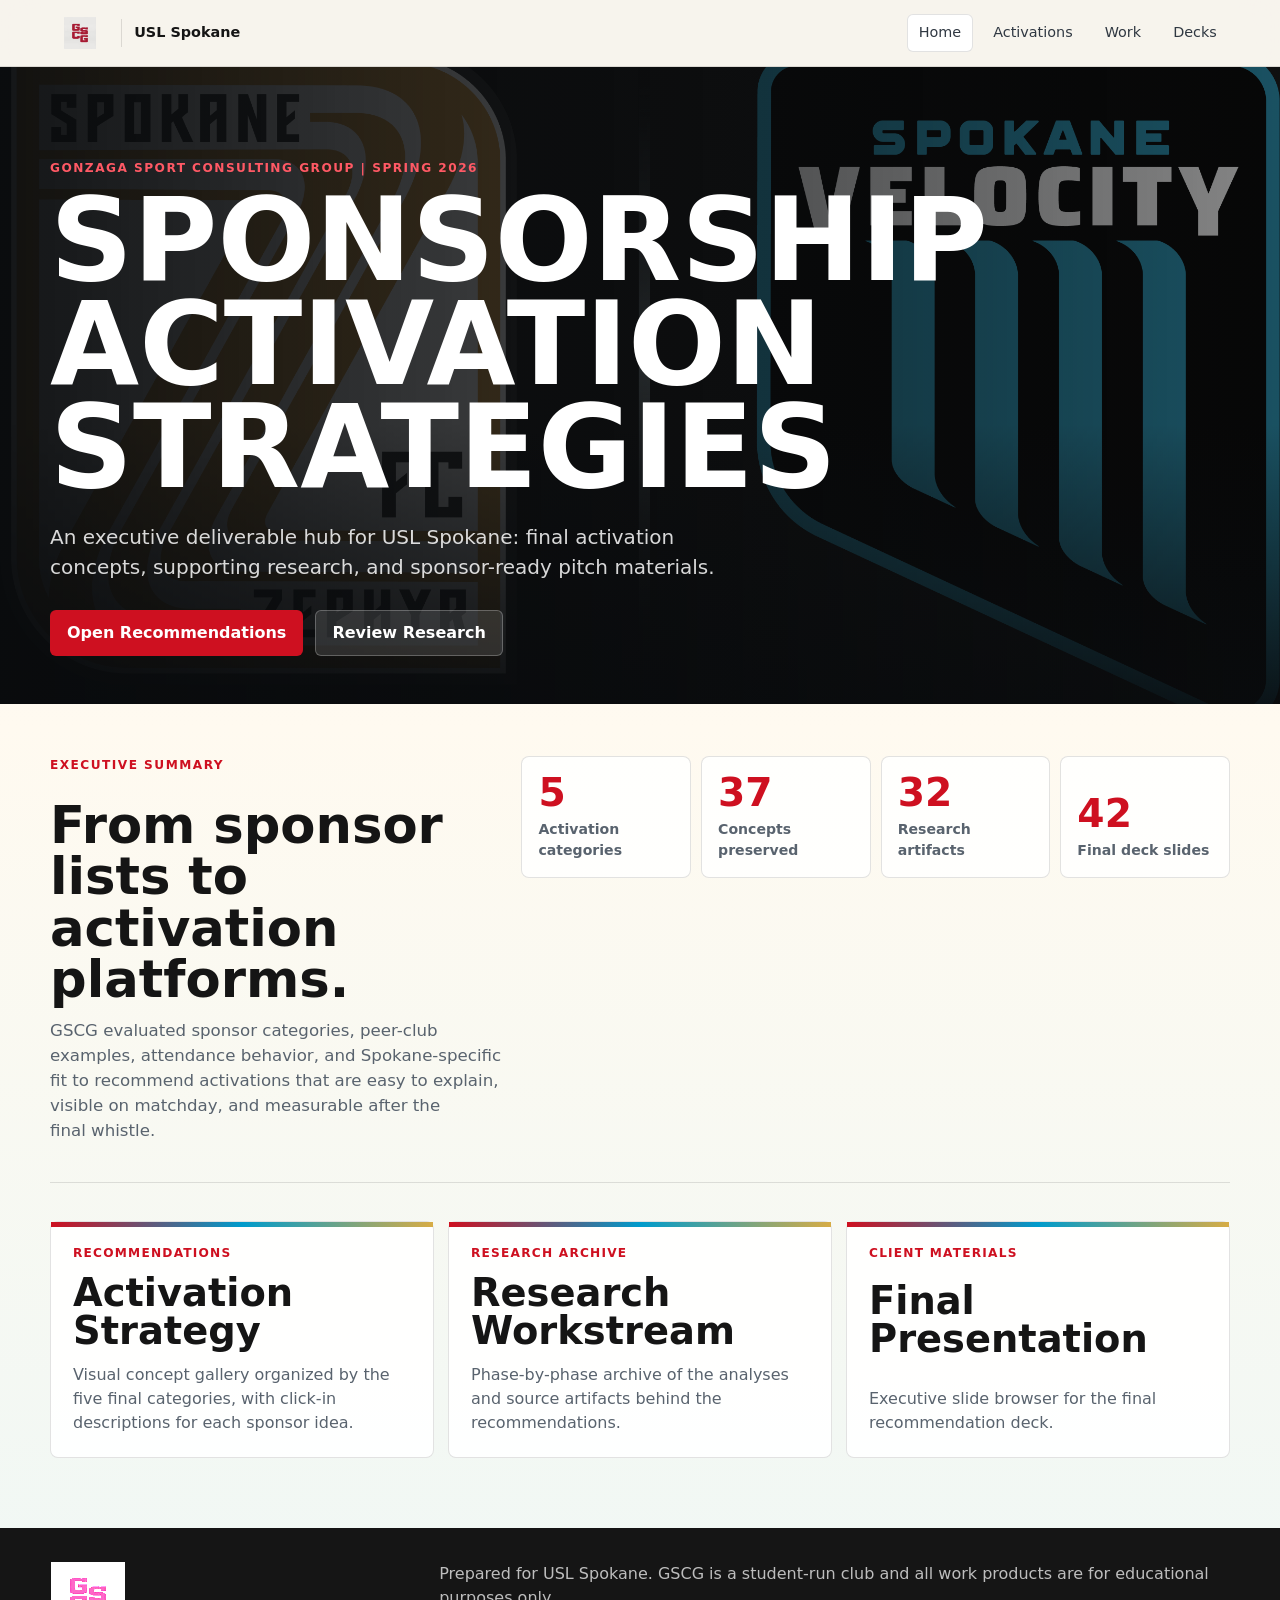
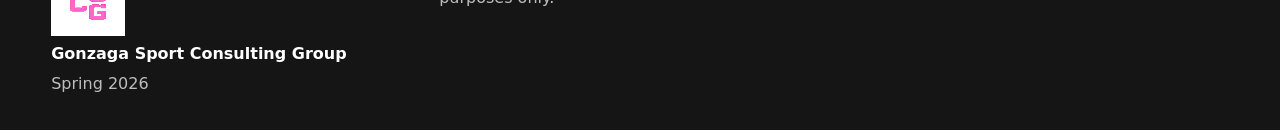
<file: index.html>
<!doctype html>
<html lang="en">
  <head>
    <meta charset="utf-8">
    <meta name="viewport" content="width=device-width, initial-scale=1">
    <title>GSCG x USL Spokane</title>
    <meta name="description" content="GSCG final deliverable hub for USL Spokane sponsorship activation strategy.">
    <link rel="icon" type="image/png" href="assets/brand/gscg-logo.png">
    <link rel="stylesheet" href="styles.css">
  </head>
  <body>
    <header class="site-header">
      <a class="brand-lockup" href="index.html">
        <img src="assets/brand/gscg-logo.png" alt="GSCG logo">
        <span></span>
        <strong>USL Spokane</strong>
      </a>
      <nav>
        <a class="active" href="index.html">Home</a>
        <a href="activations.html">Activations</a>
        <a href="work.html">Work</a>
        <a href="decks.html">Decks</a>
      </nav>
    </header>

    <main>
      <section class="hero compact-hero">
        <img class="hero-bg" src="assets/brand/usl-hero.png" alt="Spokane Velocity and Zephyr branding">
        <div class="hero-scrim"></div>
        <div class="hero-inner">
          <p class="eyebrow">Gonzaga Sport Consulting Group | Spring 2026</p>
          <h1>Sponsorship Activation Strategies</h1>
          <p class="hero-copy">An executive deliverable hub for USL Spokane: final activation concepts, supporting research, and sponsor-ready pitch materials.</p>
          <div class="hero-actions">
            <a class="button primary" href="activations.html">Open Recommendations</a>
            <a class="button secondary" href="work.html">Review Research</a>
          </div>
        </div>
      </section>

      <section class="section executive-brief">
        <div class="brief-copy">
          <p class="eyebrow">Executive Summary</p>
          <h2>From sponsor lists to activation platforms.</h2>
          <p>
            GSCG evaluated sponsor categories, peer-club examples, attendance behavior, and Spokane-specific fit to recommend activations that are easy to explain, visible on matchday, and measurable after the final whistle.
          </p>
        </div>
        <div class="brief-metrics">
          <article><strong>5</strong><span>Activation categories</span></article>
          <article><strong>37</strong><span>Concepts preserved</span></article>
          <article><strong>32</strong><span>Research artifacts</span></article>
          <article><strong>42</strong><span>Final deck slides</span></article>
        </div>
      </section>

      <section class="section portal-grid">
        <a class="portal-card" href="activations.html">
          <span>Recommendations</span>
          <h2>Activation Strategy</h2>
          <p>Visual concept gallery organized by the five final categories, with click-in descriptions for each sponsor idea.</p>
        </a>
        <a class="portal-card" href="work.html">
          <span>Research Archive</span>
          <h2>Research Workstream</h2>
          <p>Phase-by-phase archive of the analyses and source artifacts behind the recommendations.</p>
        </a>
        <a class="portal-card" href="decks.html">
          <span>Client Materials</span>
          <h2>Final Presentation</h2>
          <p>Executive slide browser for the final recommendation deck.</p>
        </a>
      </section>
    </main>

    <footer class="site-footer">
      <div><img src="assets/brand/gscg-logo.png" alt="GSCG"><strong>Gonzaga Sport Consulting Group</strong><span>Spring 2026</span></div>
      <p>Prepared for USL Spokane. GSCG is a student-run club and all work products are for educational purposes only.</p>
    </footer>

    <script src="data.js"></script>
    <script src="app.js"></script>
  </body>
</html>
</file>
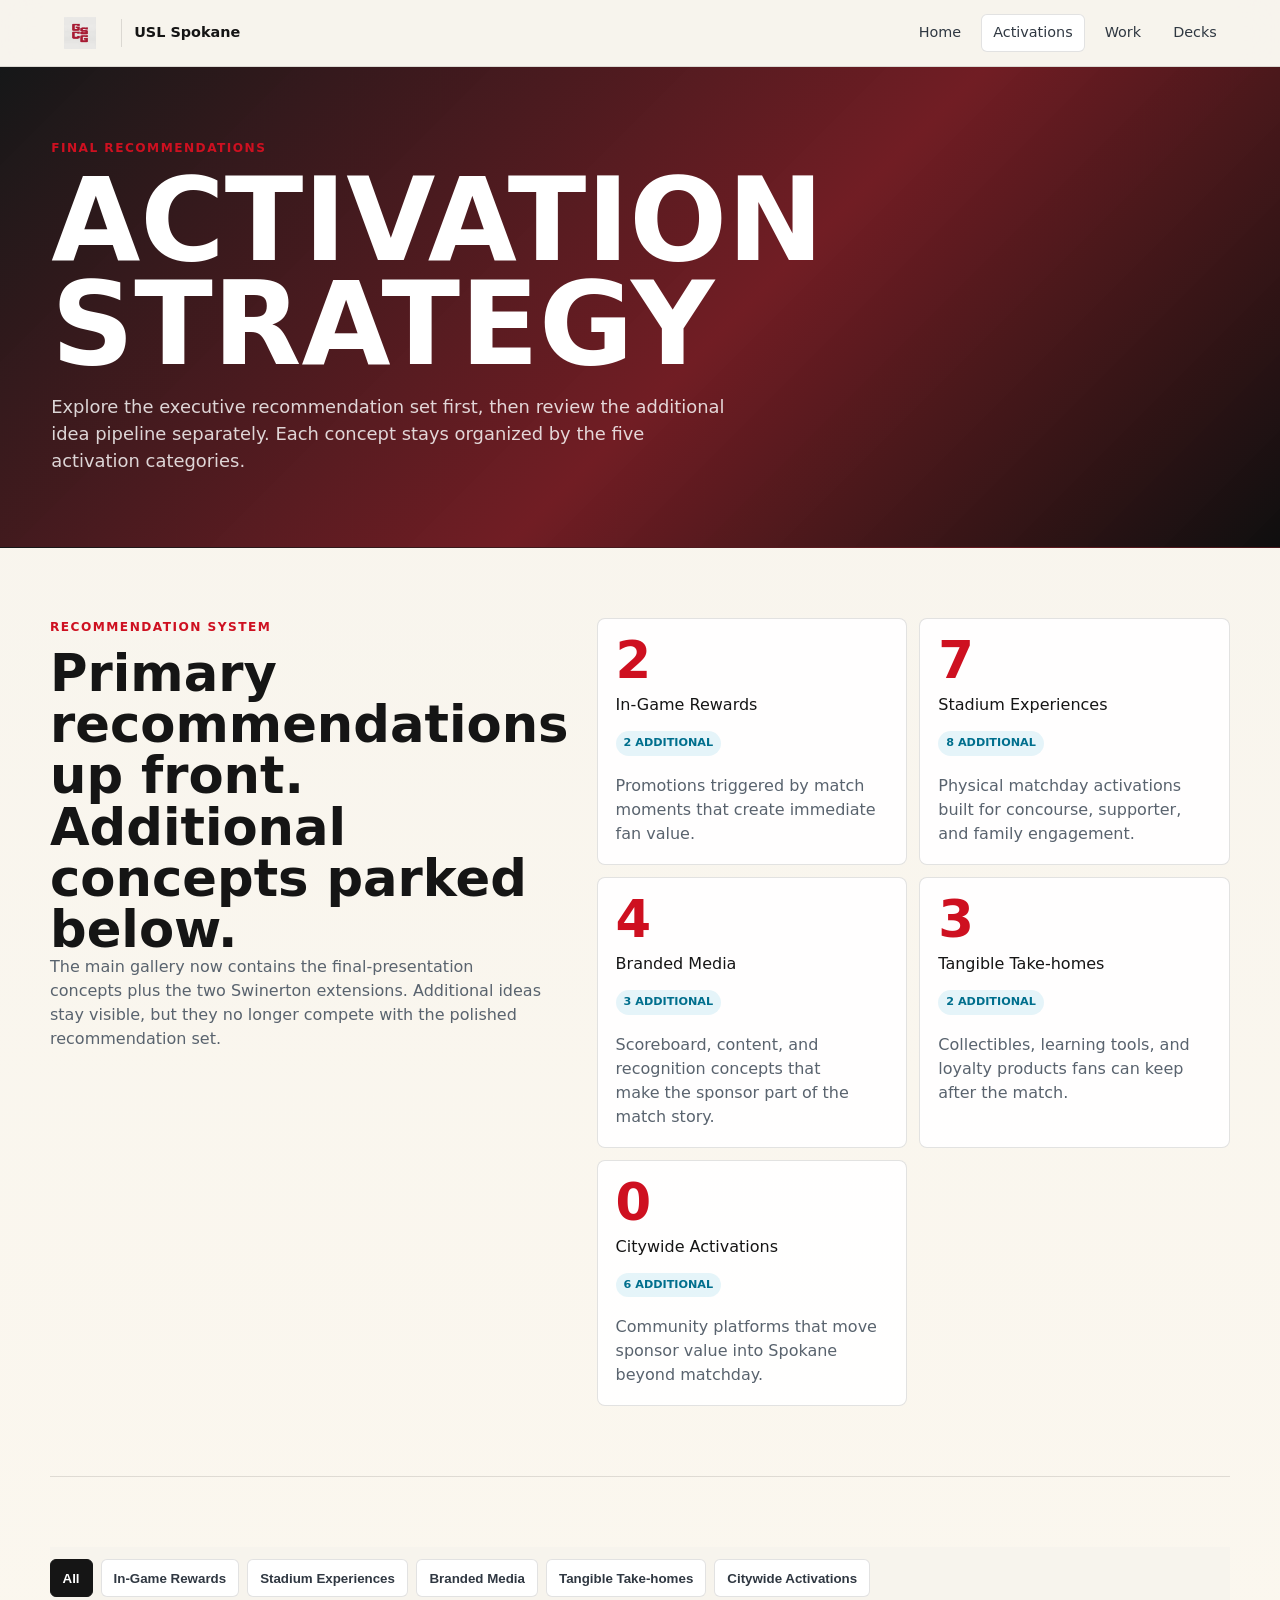
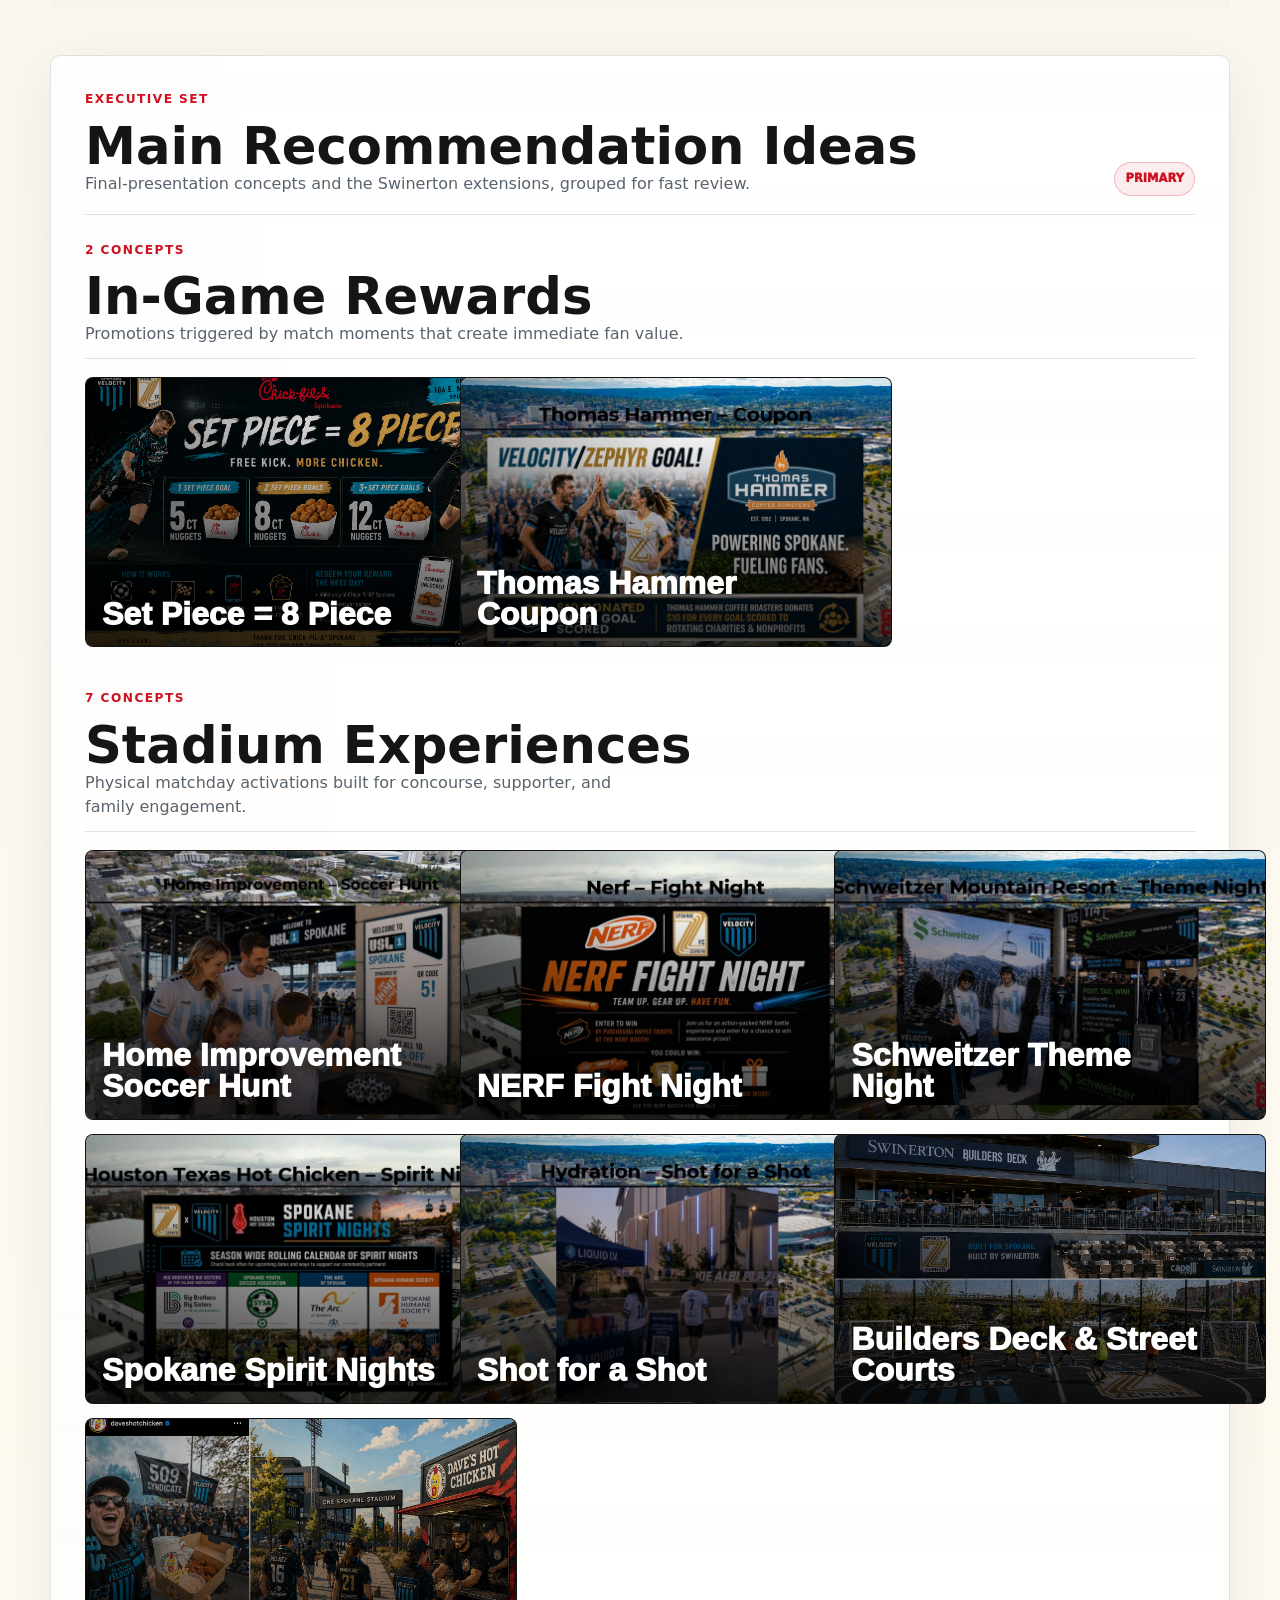
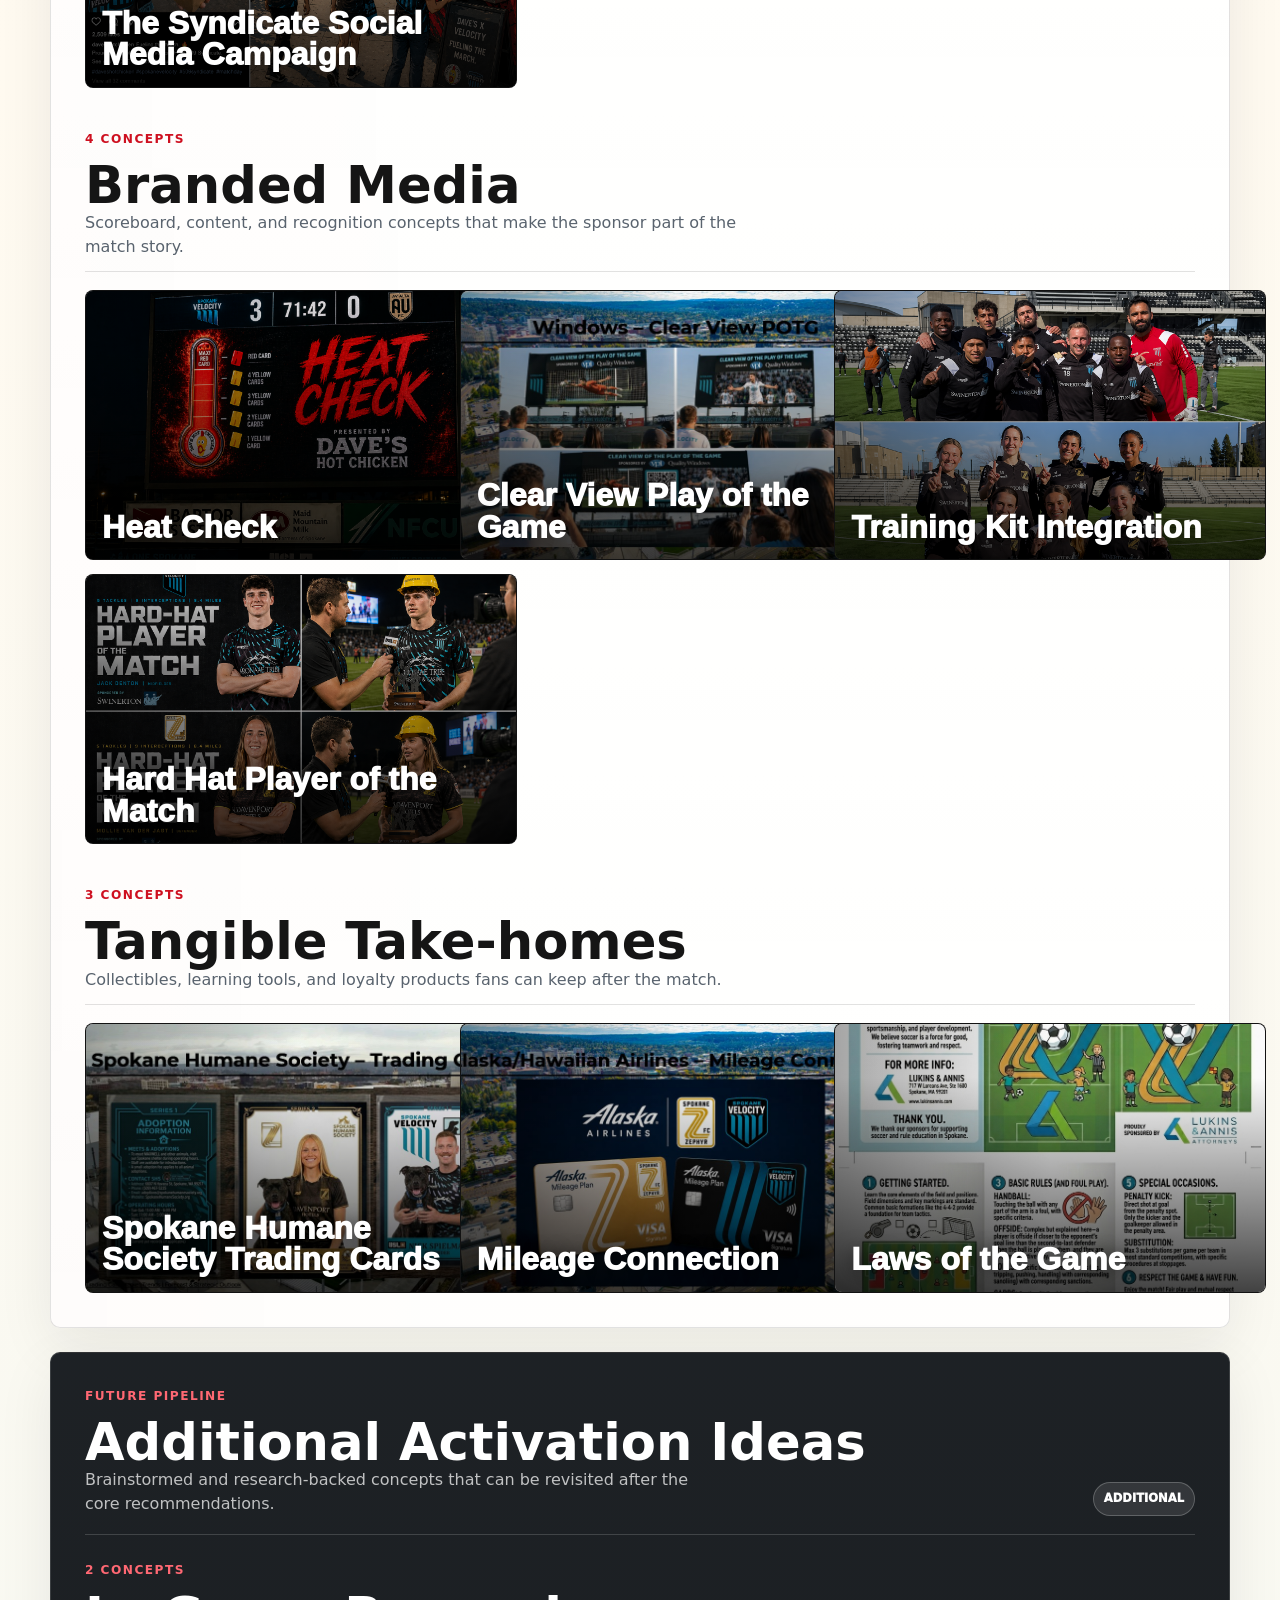
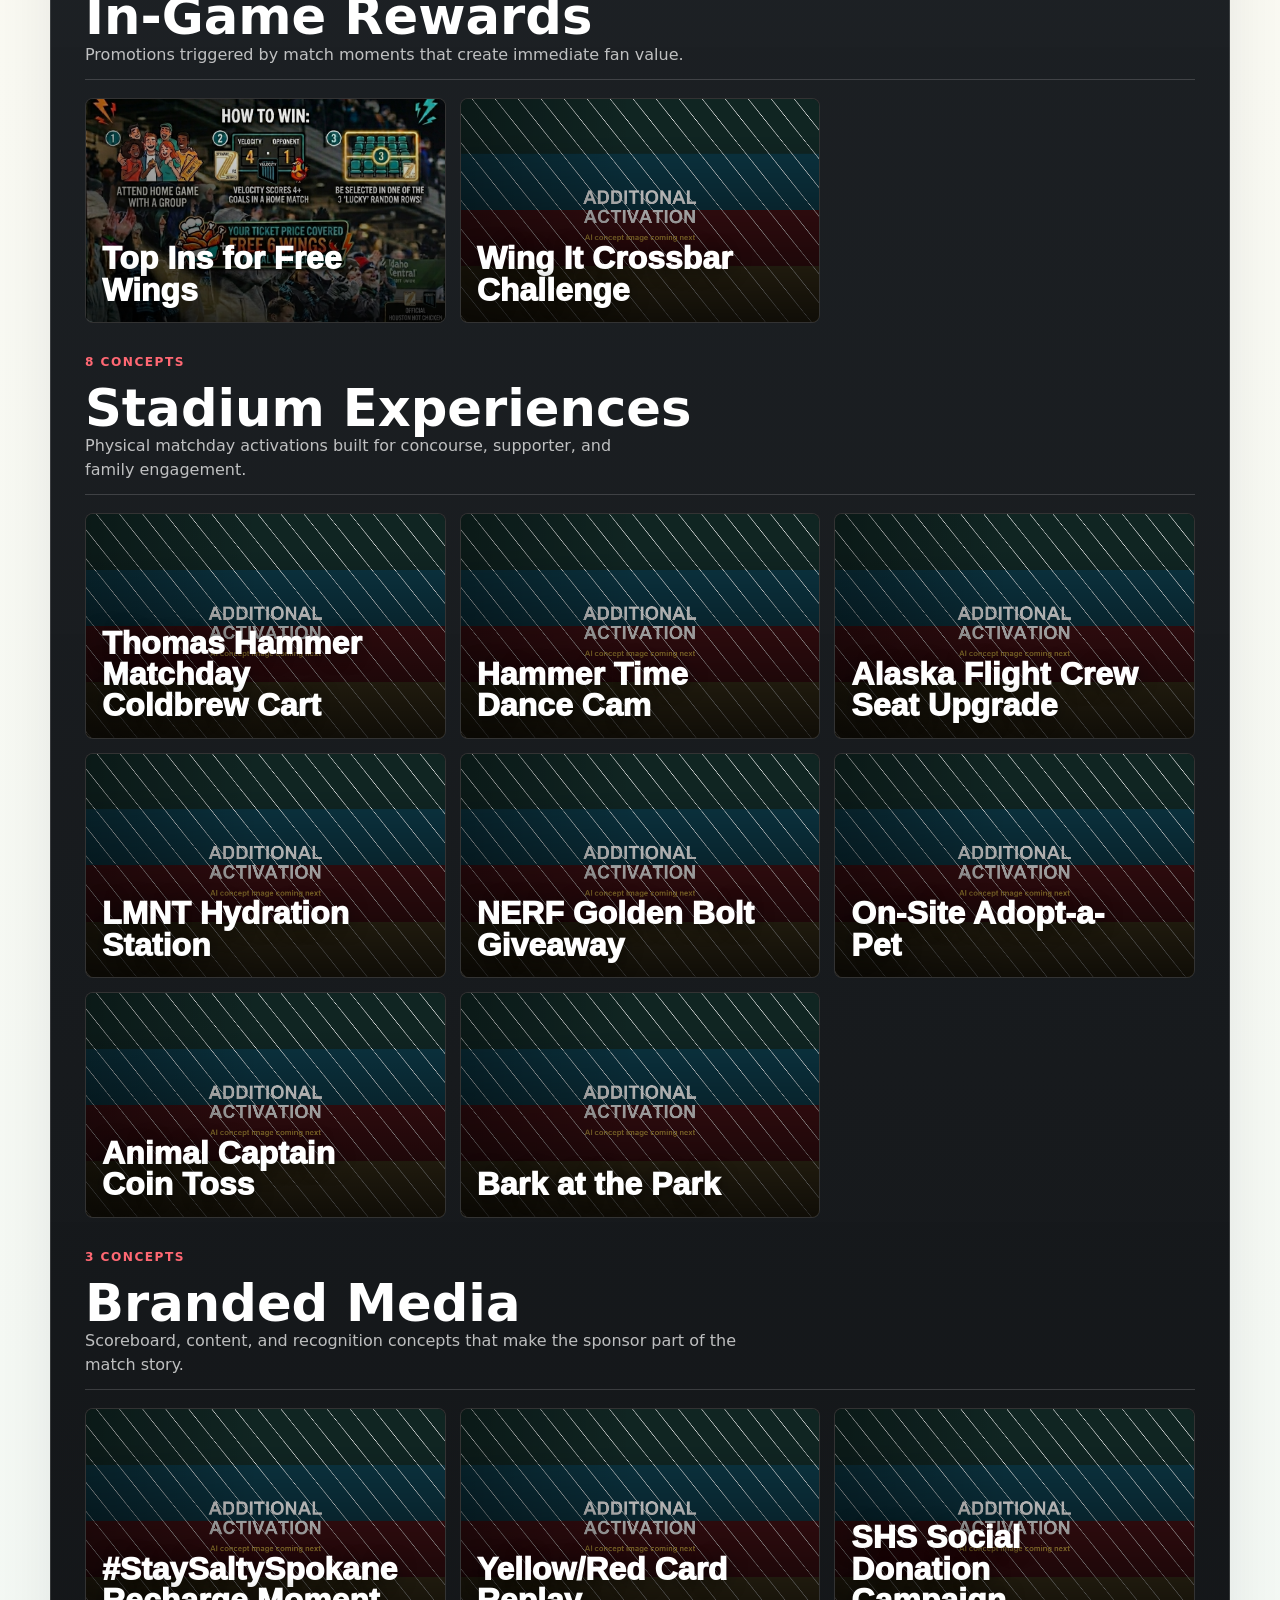
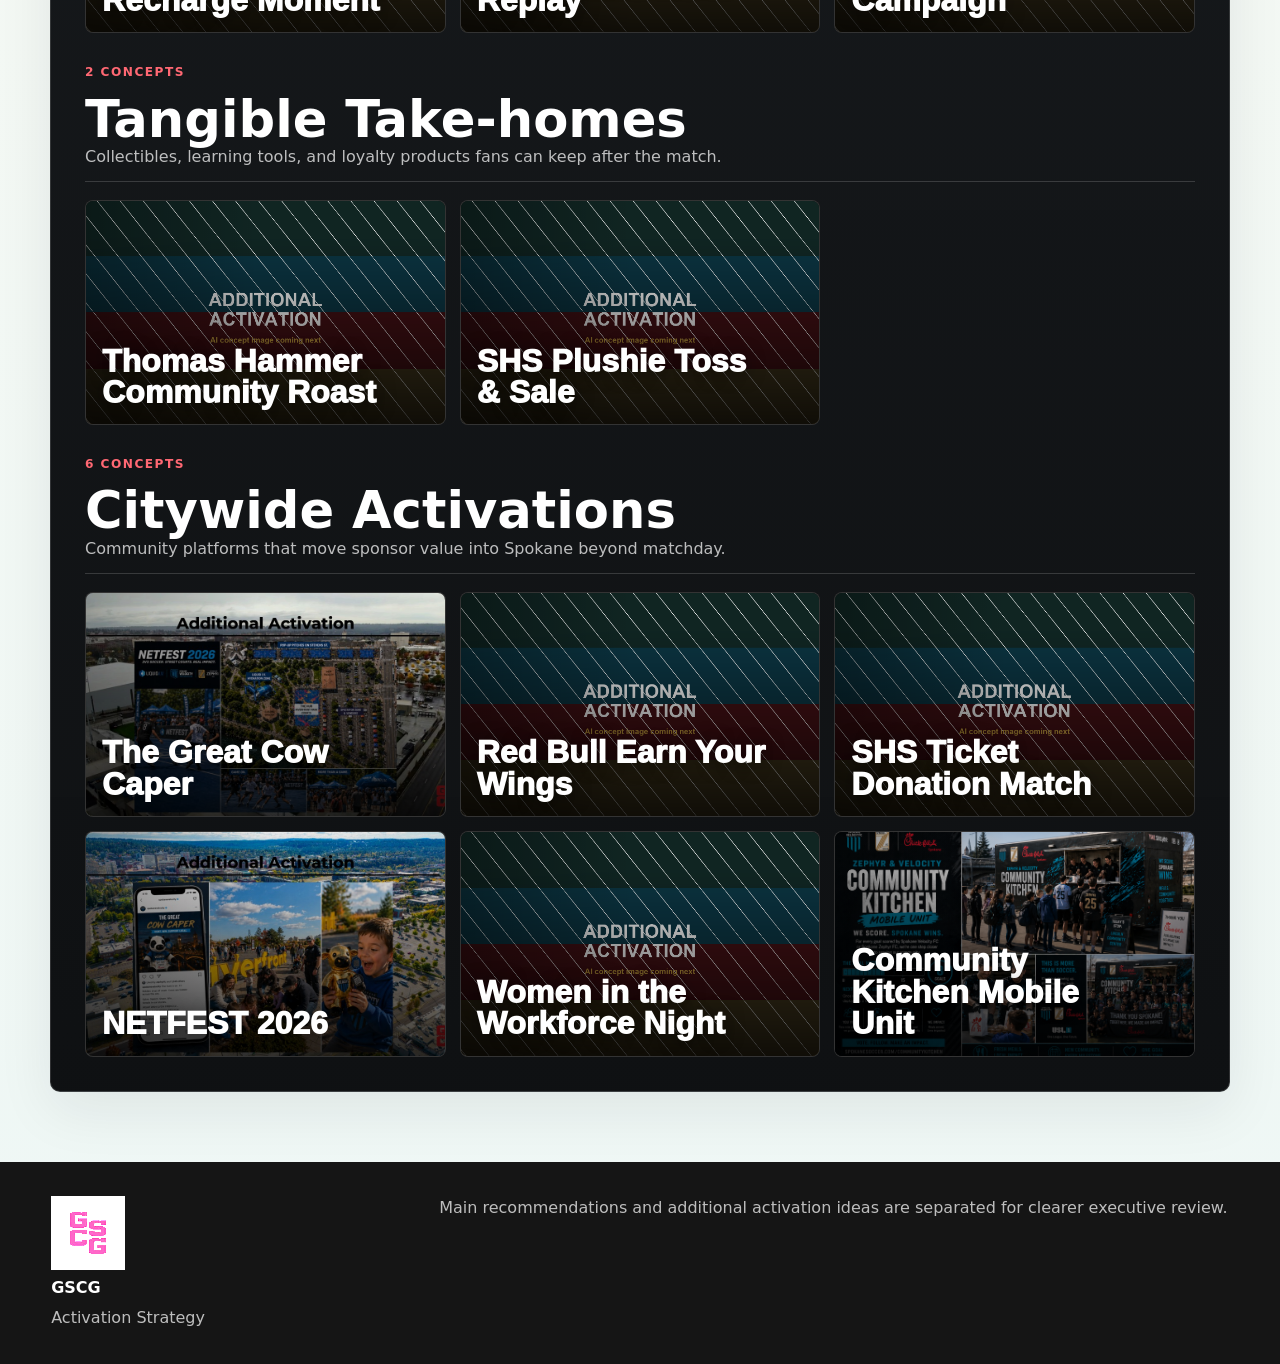
<file: activations.html>
<!doctype html>
<html lang="en">
  <head>
    <meta charset="utf-8">
    <meta name="viewport" content="width=device-width, initial-scale=1">
    <title>Activations | GSCG x USL Spokane</title>
    <link rel="icon" type="image/png" href="assets/brand/gscg-logo.png">
    <link rel="stylesheet" href="styles.css">
  </head>
  <body>
    <header class="site-header">
      <a class="brand-lockup" href="index.html"><img src="assets/brand/gscg-logo.png" alt="GSCG logo"><span></span><strong>USL Spokane</strong></a>
      <nav>
        <a href="index.html">Home</a>
        <a class="active" href="activations.html">Activations</a>
        <a href="work.html">Work</a>
        <a href="decks.html">Decks</a>
      </nav>
    </header>
    <main>
      <section class="page-hero red-hero">
        <p class="eyebrow">Final Recommendations</p>
        <h1>Activation Strategy</h1>
        <p>Explore the executive recommendation set first, then review the additional idea pipeline separately. Each concept stays organized by the five activation categories.</p>
      </section>
      <section class="section strategy-frame">
        <div>
          <p class="eyebrow">Recommendation System</p>
          <h2>Primary recommendations up front. Additional concepts parked below.</h2>
          <p>The main gallery now contains the final-presentation concepts plus the two Swinerton extensions. Additional ideas stay visible, but they no longer compete with the polished recommendation set.</p>
        </div>
        <div class="criteria-grid category-summary" id="category-summary"></div>
      </section>
      <section class="section activation-board">
        <div class="tabs">
          <button class="tab active" type="button" data-filter="all">All</button>
          <button class="tab" type="button" data-filter="in-game">In-Game Rewards</button>
          <button class="tab" type="button" data-filter="stadium">Stadium Experiences</button>
          <button class="tab" type="button" data-filter="media">Branded Media</button>
          <button class="tab" type="button" data-filter="takehome">Tangible Take-homes</button>
          <button class="tab" type="button" data-filter="citywide">Citywide Activations</button>
        </div>
        <section class="activation-panel primary-panel" aria-labelledby="primary-activation-title">
          <div class="activation-section-head">
            <div>
              <p class="eyebrow">Executive Set</p>
              <h2 id="primary-activation-title">Main Recommendation Ideas</h2>
              <p>Final-presentation concepts and the Swinerton extensions, grouped for fast review.</p>
            </div>
            <span>Primary</span>
          </div>
          <div class="category-gallery-stack" id="primary-activation-grid"></div>
        </section>
        <section class="activation-panel additional-panel" aria-labelledby="additional-activation-title">
          <div class="activation-section-head">
            <div>
              <p class="eyebrow">Future Pipeline</p>
              <h2 id="additional-activation-title">Additional Activation Ideas</h2>
              <p>Brainstormed and research-backed concepts that can be revisited after the core recommendations.</p>
            </div>
            <span>Additional</span>
          </div>
          <div class="category-gallery-stack compact-stack" id="additional-activation-grid"></div>
        </section>
      </section>
      <dialog class="activation-dialog" id="activation-dialog" aria-label="Activation details"></dialog>
    </main>
    <footer class="site-footer">
      <div><img src="assets/brand/gscg-logo.png" alt="GSCG"><strong>GSCG</strong><span>Activation Strategy</span></div>
      <p>Main recommendations and additional activation ideas are separated for clearer executive review.</p>
    </footer>
    <script src="data.js"></script>
    <script src="app.js"></script>
  </body>
</html>
</file>
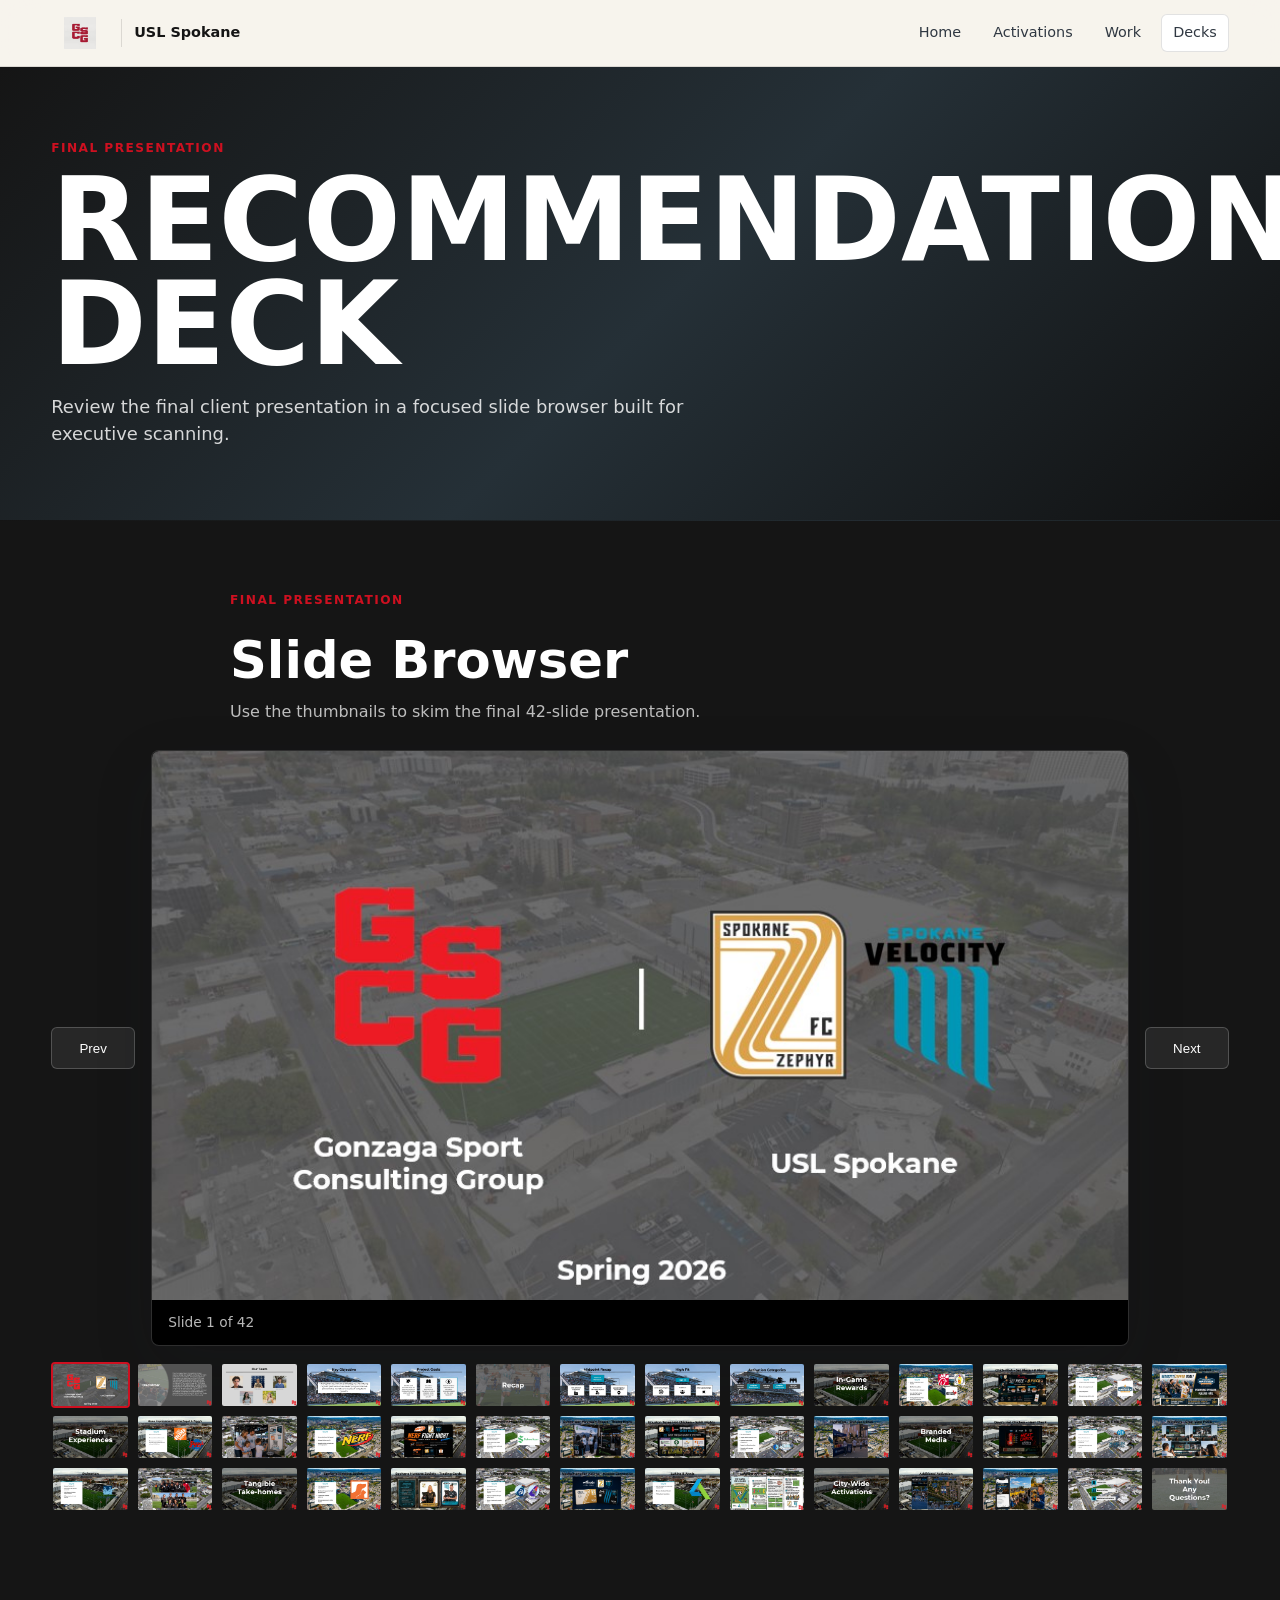
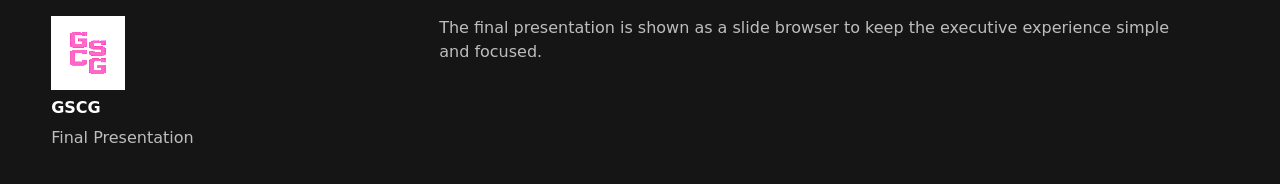
<file: decks.html>
<!doctype html>
<html lang="en">
  <head>
    <meta charset="utf-8">
    <meta name="viewport" content="width=device-width, initial-scale=1">
    <title>Decks | GSCG x USL Spokane</title>
    <link rel="icon" type="image/png" href="assets/brand/gscg-logo.png">
    <link rel="stylesheet" href="styles.css">
  </head>
  <body>
    <header class="site-header">
      <a class="brand-lockup" href="index.html"><img src="assets/brand/gscg-logo.png" alt="GSCG logo"><span></span><strong>USL Spokane</strong></a>
      <nav>
        <a href="index.html">Home</a>
        <a href="activations.html">Activations</a>
        <a href="work.html">Work</a>
        <a class="active" href="decks.html">Decks</a>
      </nav>
    </header>
    <main>
      <section class="page-hero dark-hero">
        <p class="eyebrow">Final Presentation</p>
        <h1>Recommendation Deck</h1>
        <p>Review the final client presentation in a focused slide browser built for executive scanning.</p>
      </section>
      <section class="section deck-section">
        <div class="section-heading">
          <p class="eyebrow">Final Presentation</p>
          <h2>Slide Browser</h2>
          <p>Use the thumbnails to skim the final 42-slide presentation.</p>
        </div>
        <div class="deck-shell">
          <button class="slide-control" type="button" id="prev-slide">Prev</button>
          <figure class="slide-stage">
            <img id="slide-image" src="assets/final-slides/Slide1.jpg" alt="Final presentation slide 1">
            <figcaption id="slide-caption">Slide 1 of 42</figcaption>
          </figure>
          <button class="slide-control" type="button" id="next-slide">Next</button>
        </div>
        <div class="slide-rail" id="slide-rail"></div>
      </section>
    </main>
    <footer class="site-footer">
      <div><img src="assets/brand/gscg-logo.png" alt="GSCG"><strong>GSCG</strong><span>Final Presentation</span></div>
      <p>The final presentation is shown as a slide browser to keep the executive experience simple and focused.</p>
    </footer>
    <script src="data.js"></script>
    <script src="app.js"></script>
  </body>
</html>
</file>
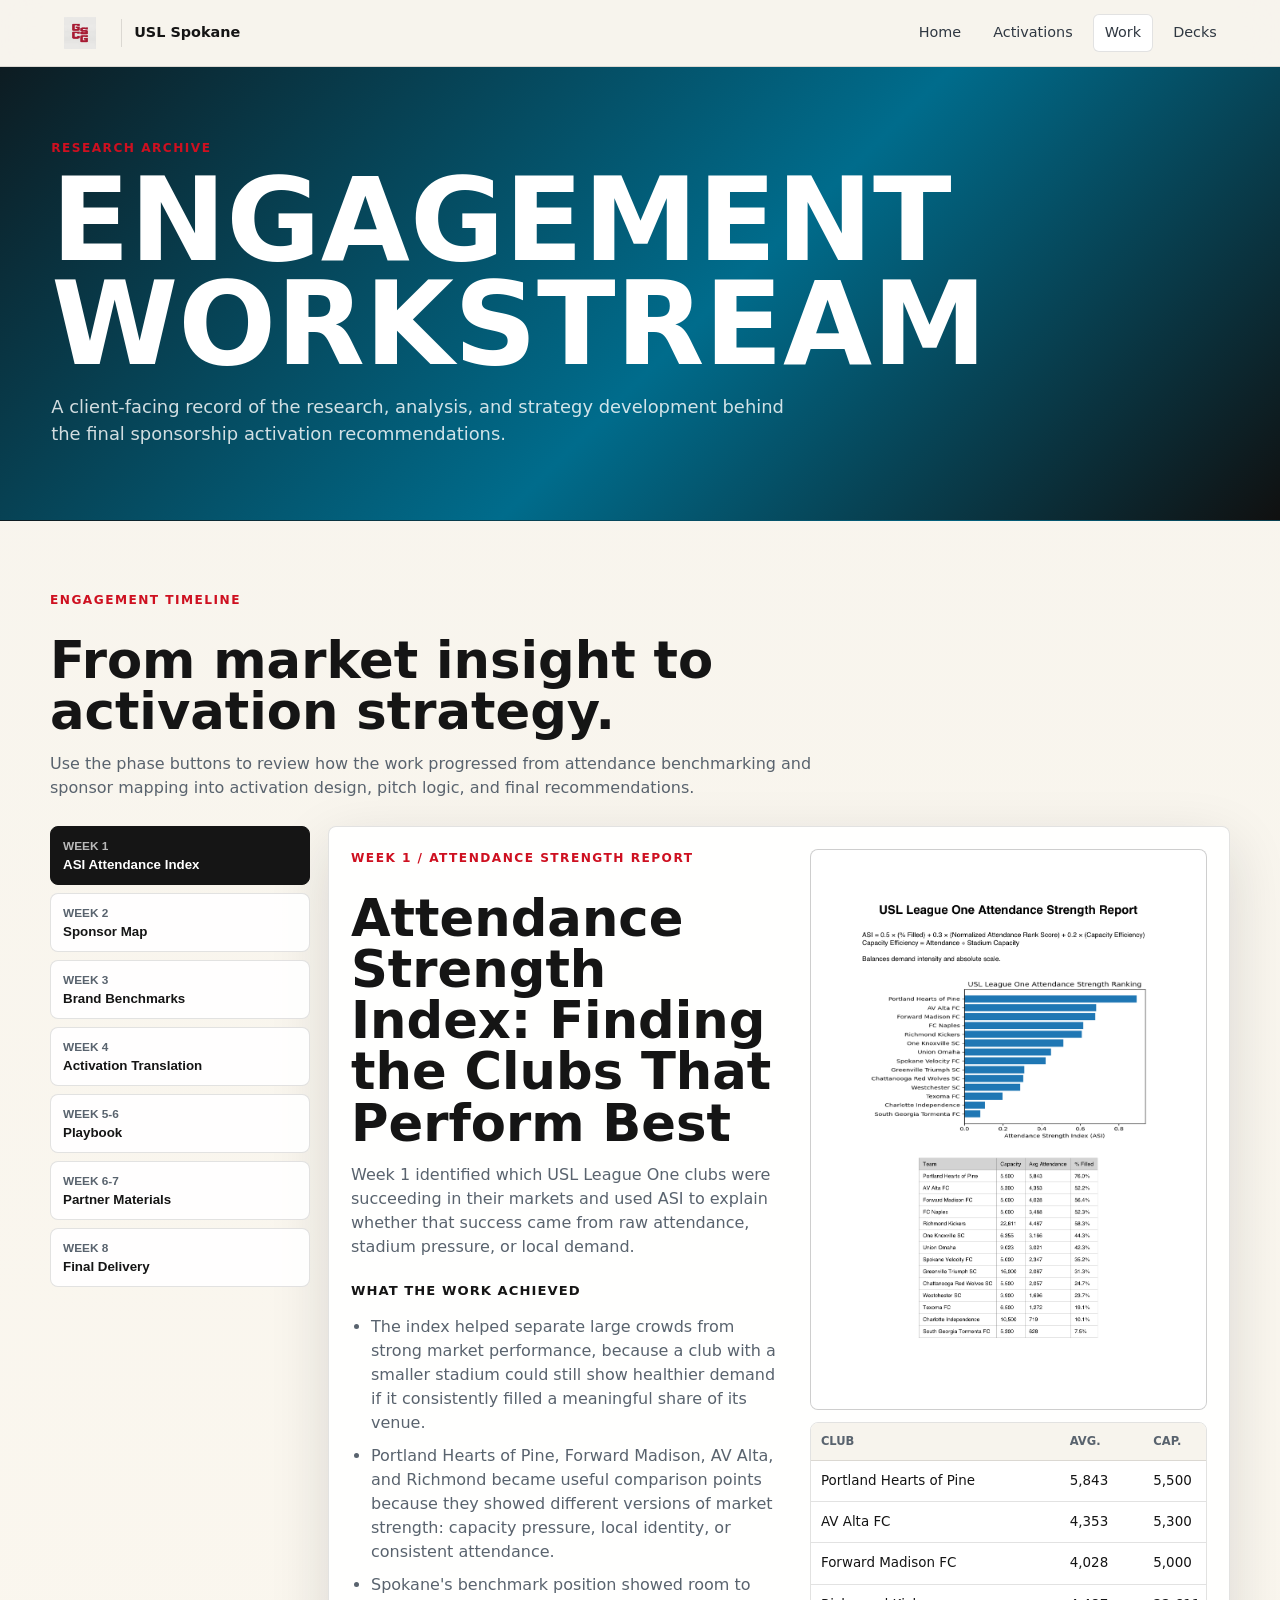
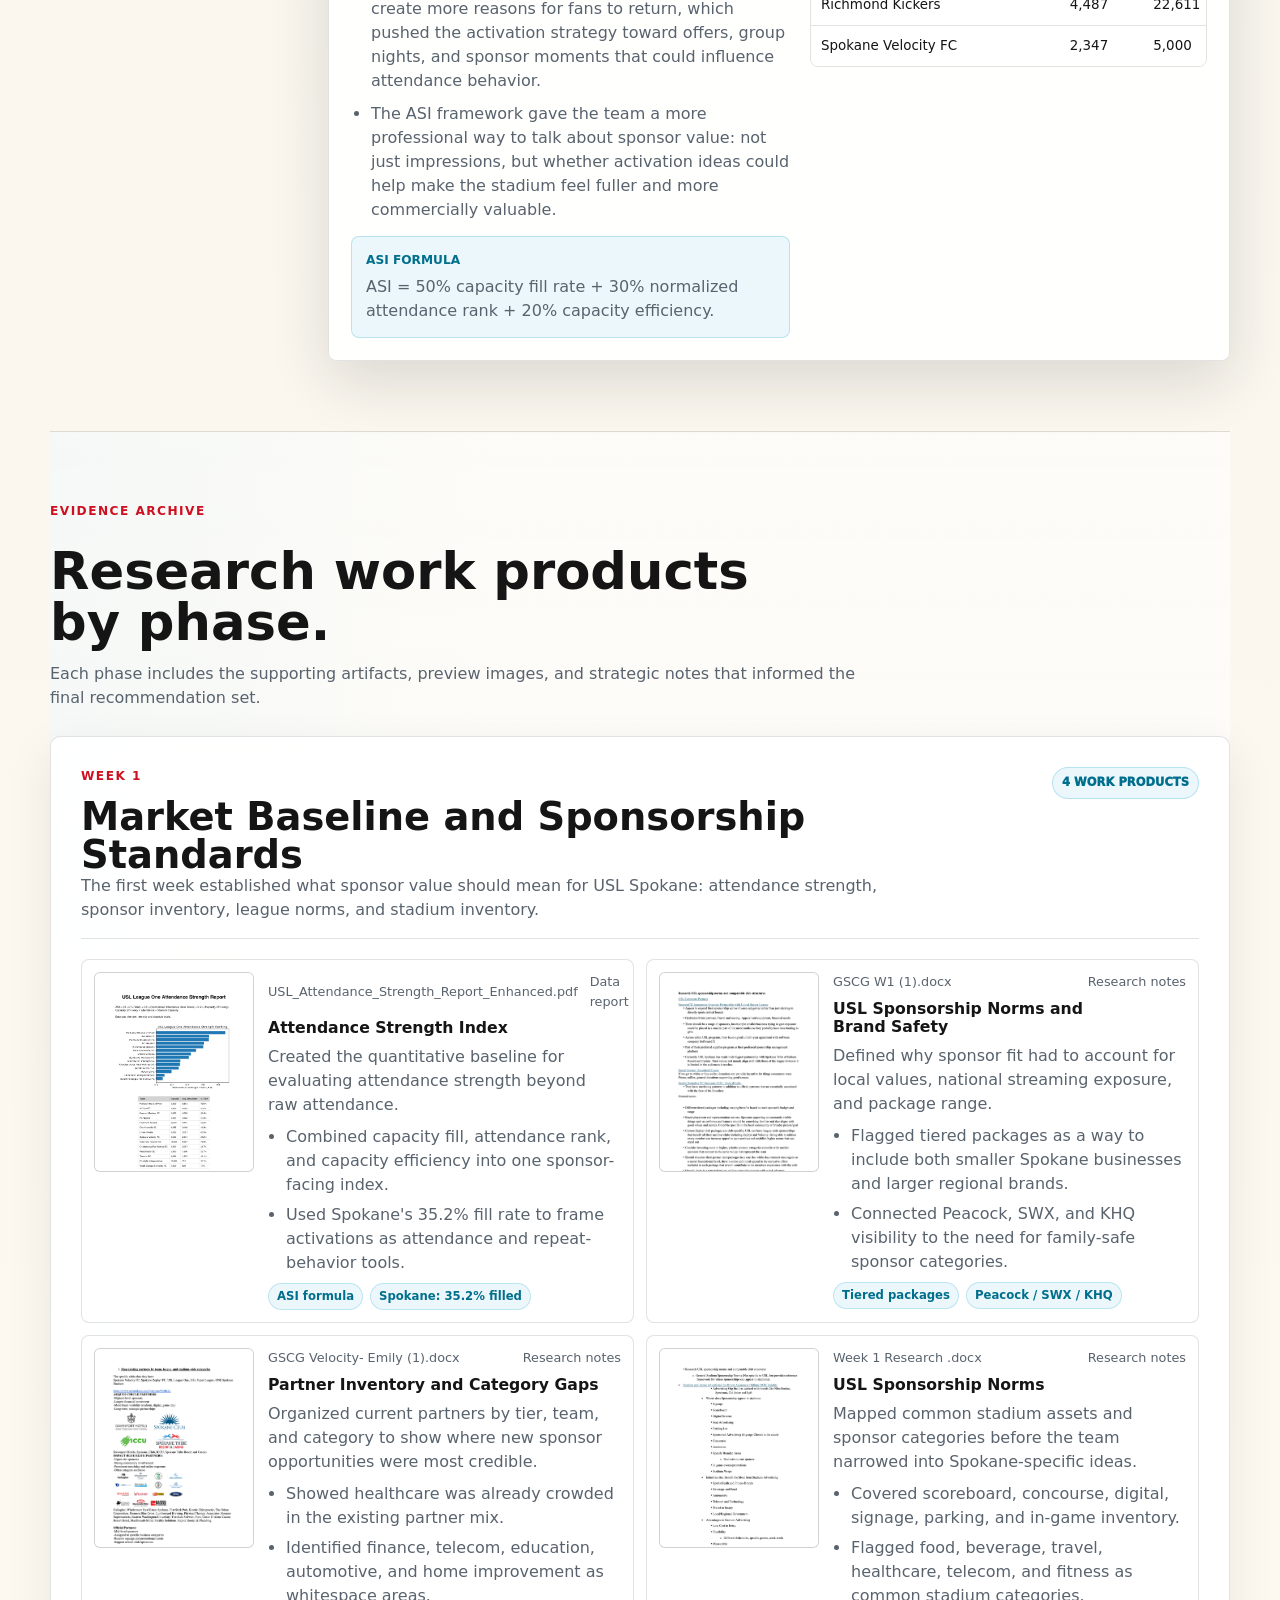
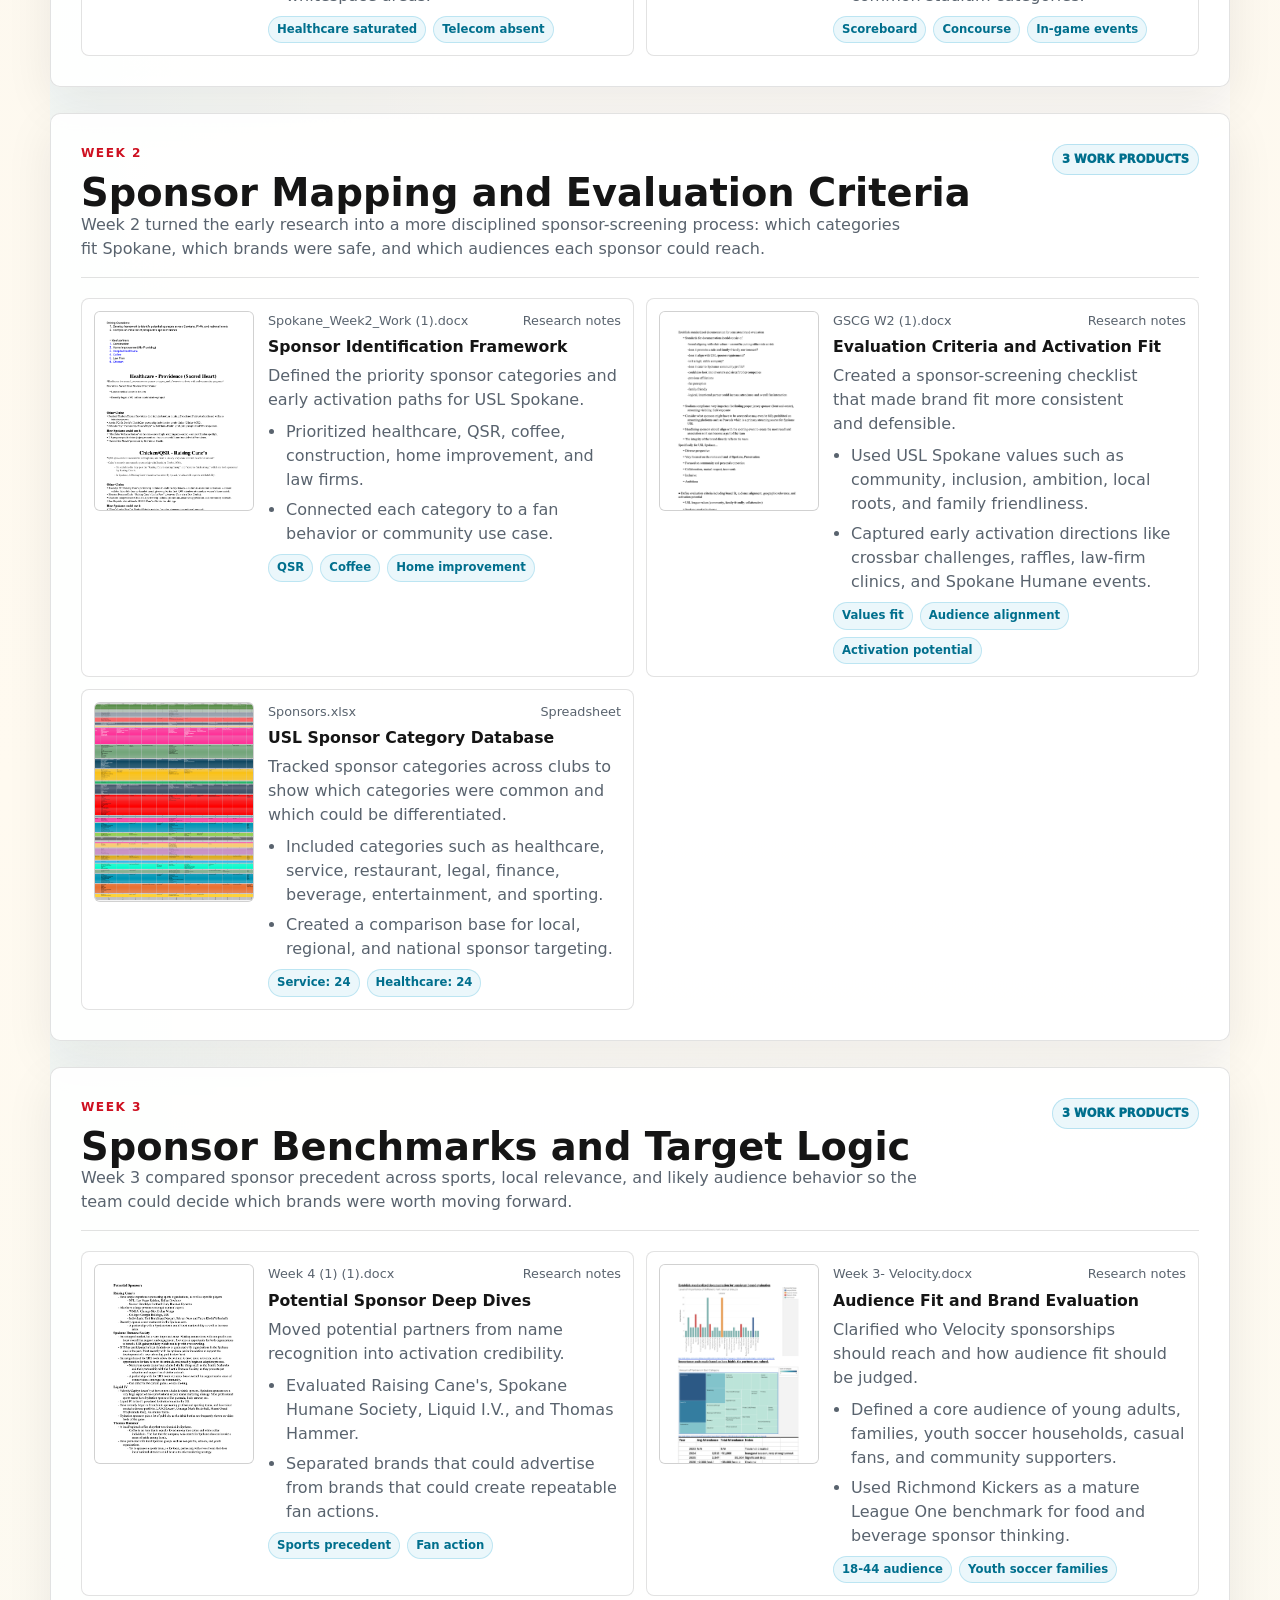
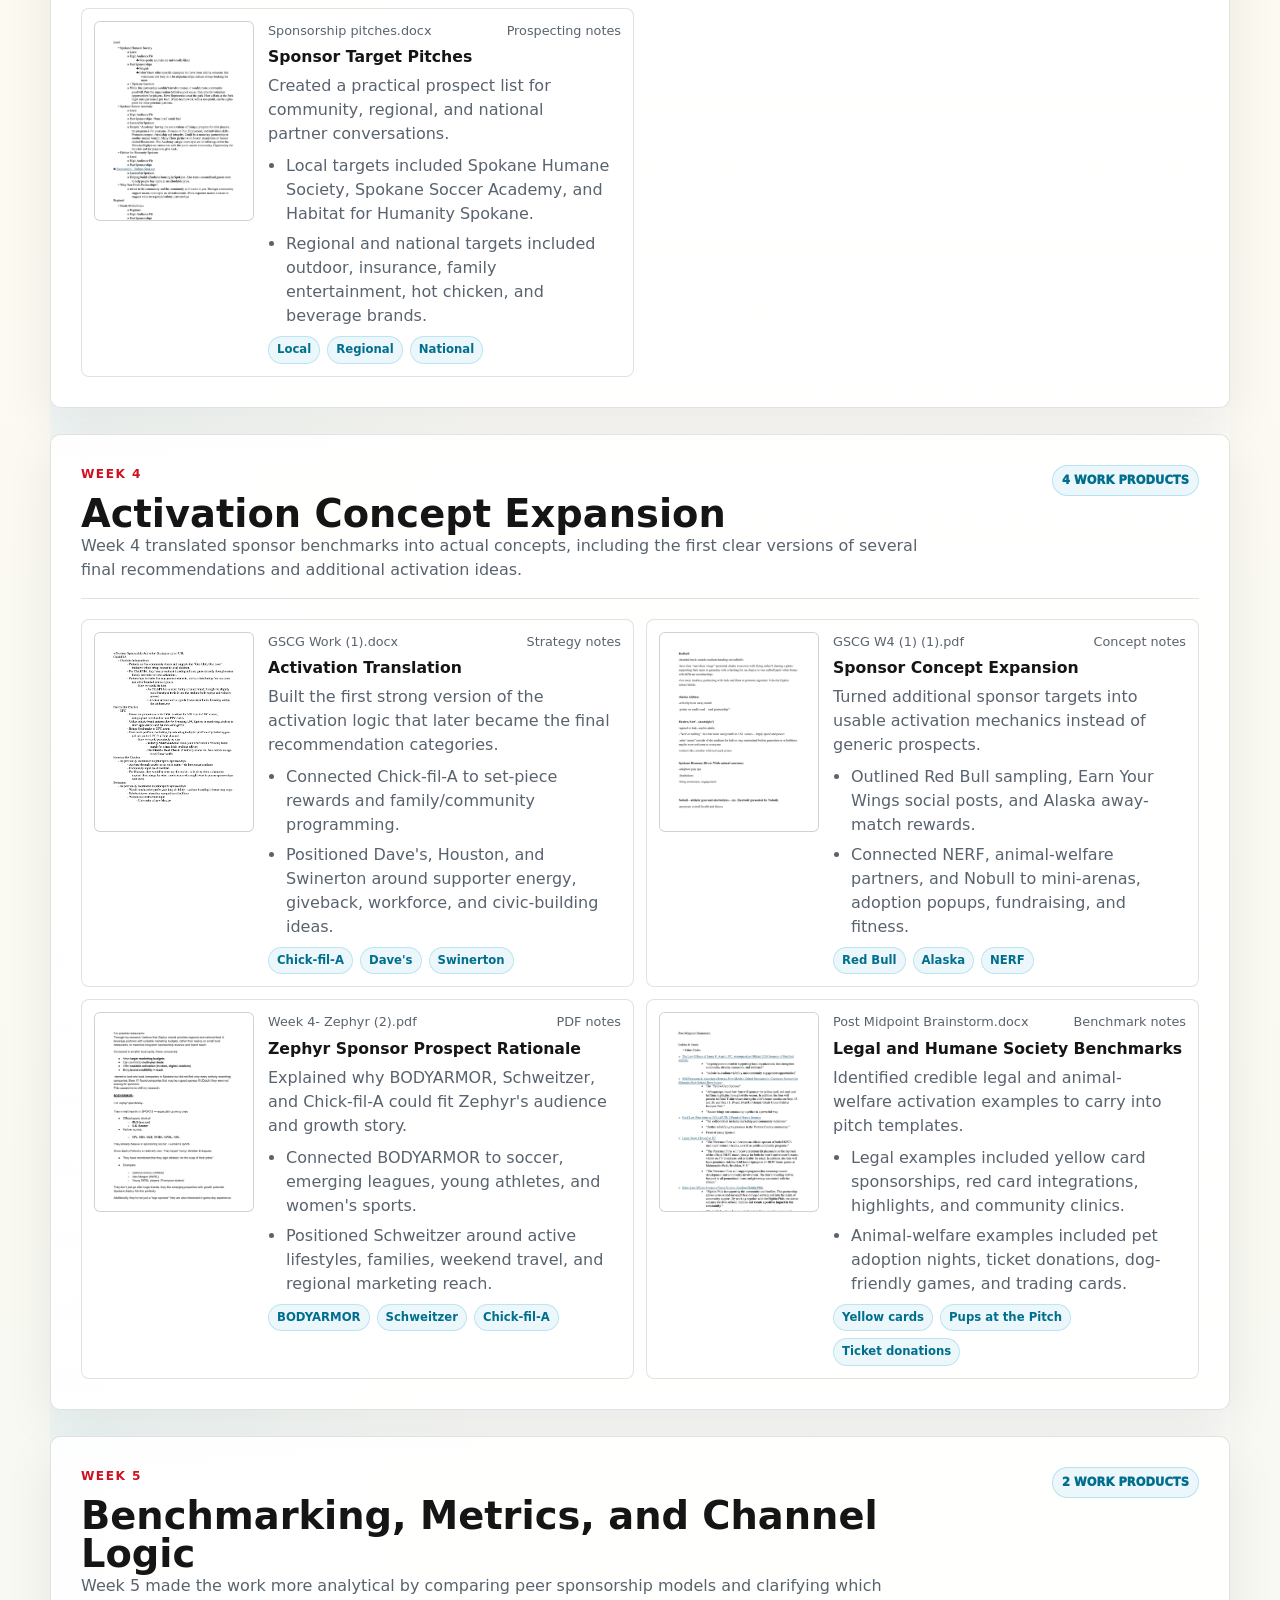
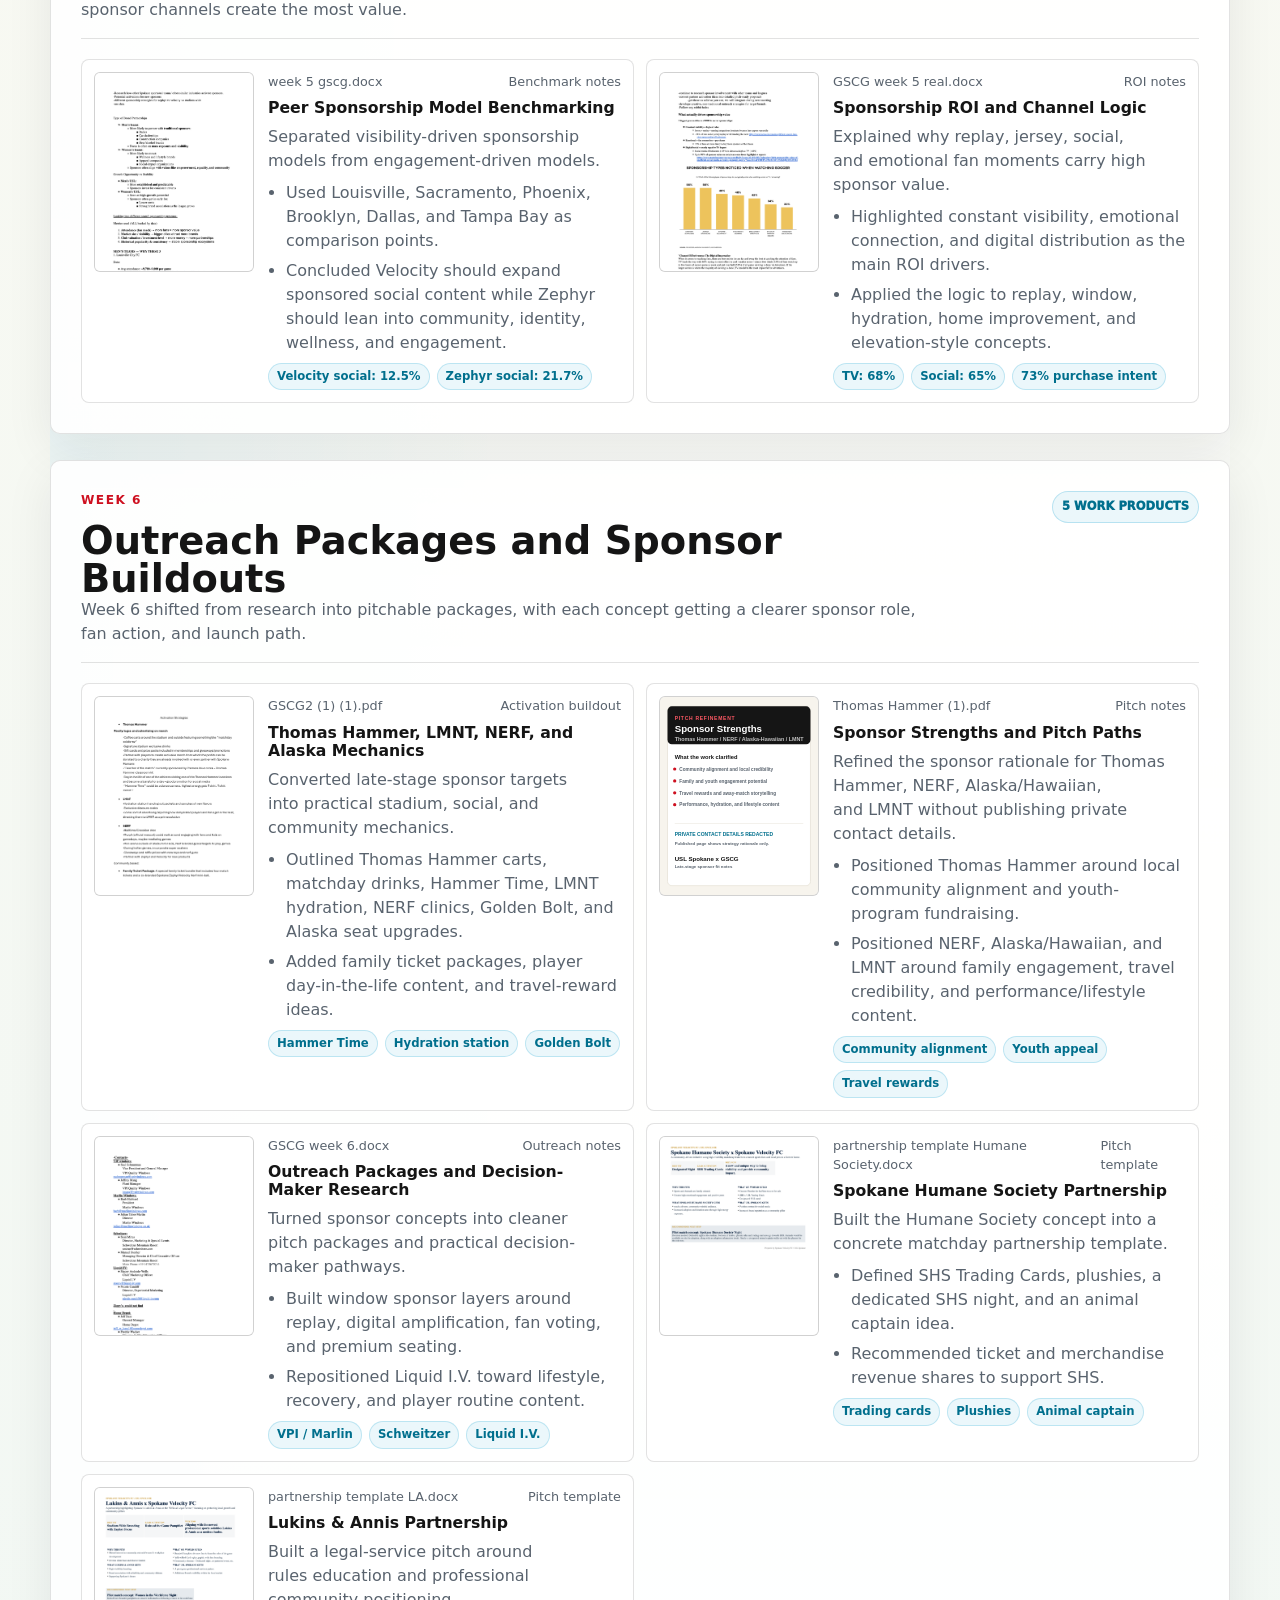
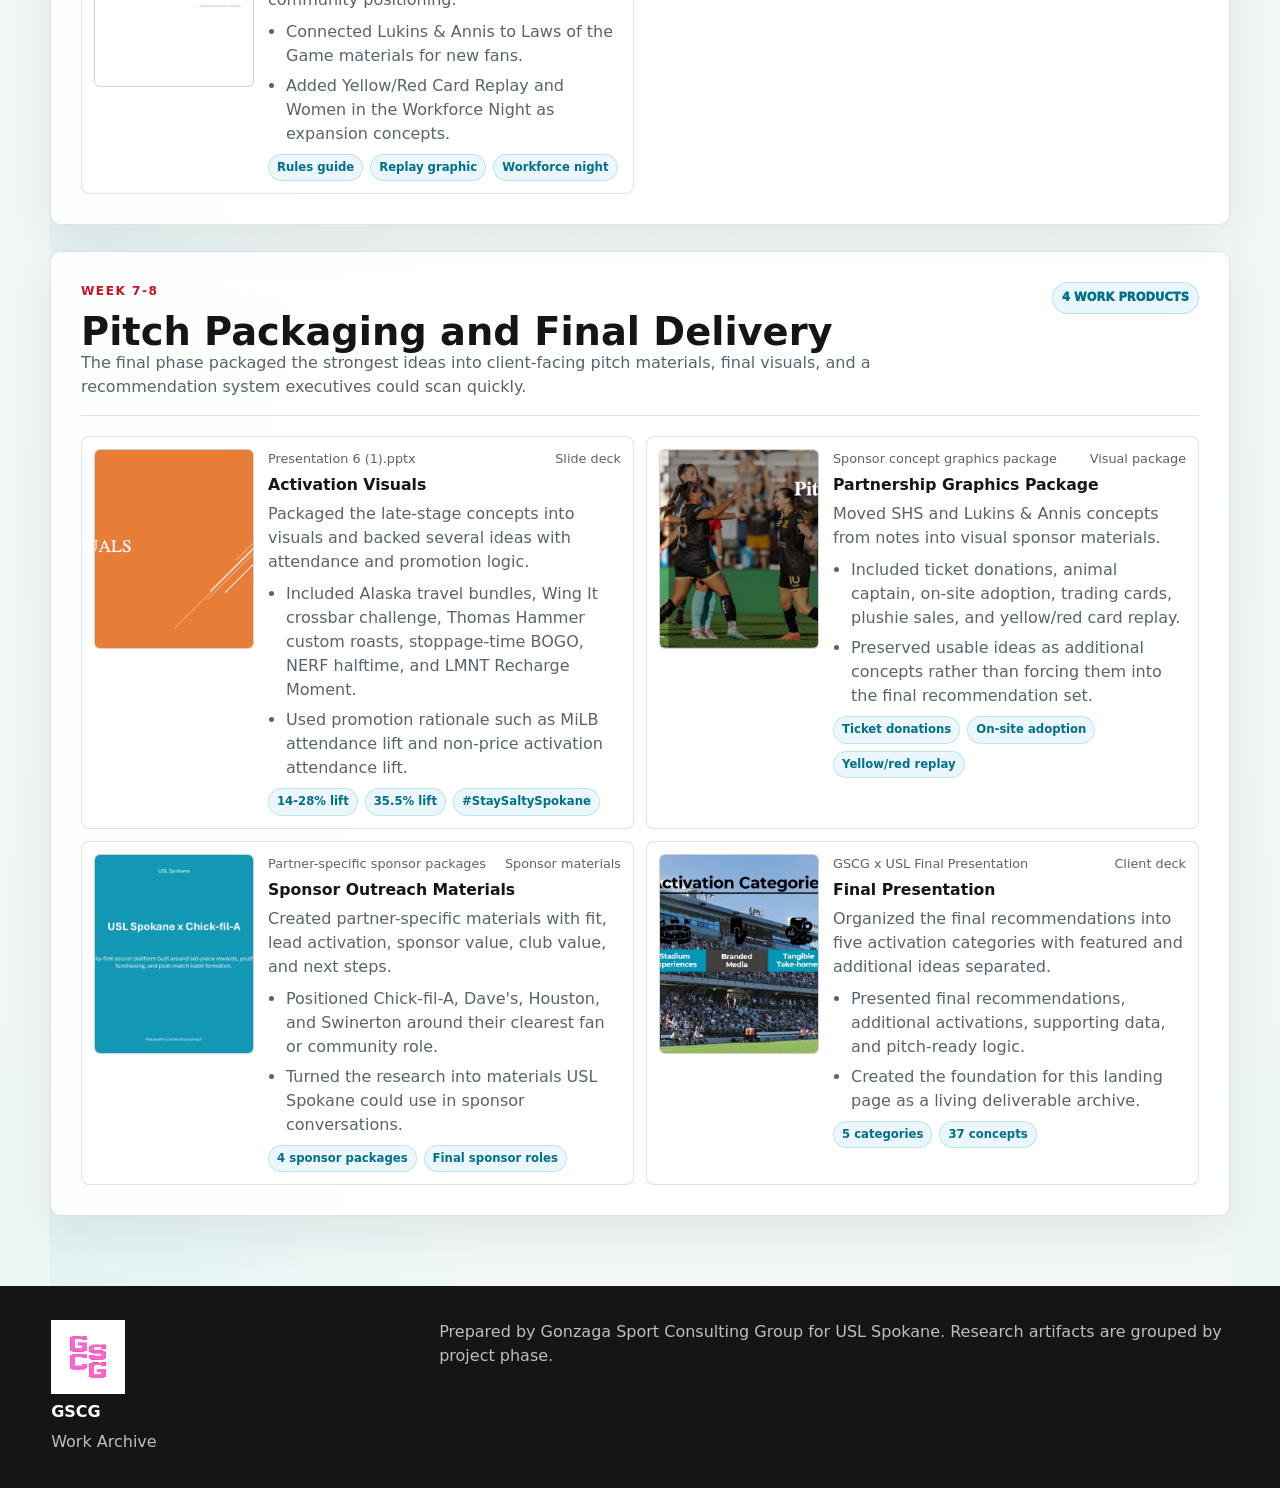
<file: work.html>
<!doctype html>
<html lang="en">
  <head>
    <meta charset="utf-8">
    <meta name="viewport" content="width=device-width, initial-scale=1">
    <title>Weekly Work | GSCG x USL Spokane</title>
    <link rel="icon" type="image/png" href="assets/brand/gscg-logo.png">
    <link rel="stylesheet" href="styles.css">
  </head>
  <body>
    <header class="site-header">
      <a class="brand-lockup" href="index.html"><img src="assets/brand/gscg-logo.png" alt="GSCG logo"><span></span><strong>USL Spokane</strong></a>
      <nav>
        <a href="index.html">Home</a>
        <a href="activations.html">Activations</a>
        <a class="active" href="work.html">Work</a>
        <a href="decks.html">Decks</a>
      </nav>
    </header>
    <main>
      <section class="page-hero blue-hero">
        <p class="eyebrow">Research Archive</p>
        <h1>Engagement Workstream</h1>
        <p>A client-facing record of the research, analysis, and strategy development behind the final sponsorship activation recommendations.</p>
      </section>
      <section class="section weekly-work-section">
        <div class="section-heading">
          <p class="eyebrow">Engagement Timeline</p>
          <h2>From market insight to activation strategy.</h2>
          <p>Use the phase buttons to review how the work progressed from attendance benchmarking and sponsor mapping into activation design, pitch logic, and final recommendations.</p>
        </div>
        <div class="weekly-shell">
          <div class="week-nav" id="week-nav" aria-label="Weekly work navigation"></div>
          <div class="week-detail" id="week-detail"></div>
        </div>
      </section>
      <section class="section weekly-contributions-section">
        <div class="section-heading">
          <p class="eyebrow">Evidence Archive</p>
          <h2>Research work products by phase.</h2>
          <p>Each phase includes the supporting artifacts, preview images, and strategic notes that informed the final recommendation set.</p>
        </div>
        <div class="weekly-contribution-stack" id="weekly-contributions"></div>
      </section>
    </main>
    <footer class="site-footer">
      <div><img src="assets/brand/gscg-logo.png" alt="GSCG"><strong>GSCG</strong><span>Work Archive</span></div>
      <p>Prepared by Gonzaga Sport Consulting Group for USL Spokane. Research artifacts are grouped by project phase.</p>
    </footer>
    <script src="data.js"></script>
    <script src="app.js"></script>
  </body>
</html>
</file>
<file: styles.css>
:root {
  --ink: #151515;
  --muted: #59636e;
  --paper: #f7f4ed;
  --card: #ffffff;
  --line: rgba(21, 21, 21, 0.12);
  --red: #ce1020;
  --blue: #009bcc;
  --gold: #d7ac45;
  --teal: #0e6d5f;
  --shadow: 0 20px 60px rgba(21, 31, 37, 0.14);
}

* { box-sizing: border-box; }
html { scroll-behavior: smooth; }
body {
  margin: 0;
  color: var(--ink);
  background: linear-gradient(180deg, #f7f4ed 0%, #fffaf0 42%, #eef7f5 100%);
  font-family: Inter, ui-sans-serif, system-ui, -apple-system, BlinkMacSystemFont, "Segoe UI", sans-serif;
  line-height: 1.5;
}
img { display: block; max-width: 100%; }
a { color: inherit; }

.site-header {
  position: sticky;
  top: 0;
  z-index: 10;
  display: flex;
  align-items: center;
  justify-content: space-between;
  gap: 24px;
  padding: 14px clamp(18px, 4vw, 54px);
  background: rgba(247, 244, 237, 0.92);
  border-bottom: 1px solid var(--line);
  backdrop-filter: blur(18px);
}
.brand-lockup {
  display: inline-flex;
  align-items: center;
  gap: 12px;
  min-width: max-content;
  text-decoration: none;
}
.brand-lockup img { width: 58px; height: 32px; object-fit: contain; }
.brand-lockup span { width: 1px; height: 28px; background: var(--line); }
.brand-lockup strong { font-size: 0.9rem; }
nav { display: flex; align-items: center; justify-content: flex-end; gap: 8px; flex-wrap: wrap; }
nav a {
  padding: 8px 12px;
  border-radius: 6px;
  color: #303842;
  font-size: 0.9rem;
  text-decoration: none;
}
nav a:hover, nav a.active { background: #fff; box-shadow: inset 0 0 0 1px var(--line); }

h1, h2, h3, h4, p { text-wrap: pretty; }
h1 {
  margin: 0;
  max-width: 900px;
  font-size: clamp(3.1rem, 9vw, 8rem);
  line-height: 0.9;
  letter-spacing: 0;
  text-transform: uppercase;
}
h2 { margin: 0; font-size: clamp(2rem, 4vw, 3.8rem); line-height: 1; }
h3 { margin: 0; font-size: 1.15rem; line-height: 1.15; }
h4 { margin: 8px 0 0; font-size: 0.82rem; text-transform: uppercase; letter-spacing: 0.08em; color: var(--ink); }
p { margin: 0; color: var(--muted); }

.eyebrow {
  margin: 0 0 12px;
  color: var(--red);
  font-size: 0.76rem;
  font-weight: 900;
  letter-spacing: 0.12em;
  text-transform: uppercase;
}
.hero {
  position: relative;
  display: grid;
  align-items: end;
  overflow: hidden;
  color: #fff;
  background: #101010;
}
.compact-hero { min-height: 58vh; }
.hero-bg, .hero-scrim { position: absolute; inset: 0; width: 100%; height: 100%; }
.hero-bg { object-fit: cover; opacity: 0.54; }
.hero-scrim {
  background:
    linear-gradient(90deg, rgba(9, 11, 13, 0.92), rgba(9, 11, 13, 0.58), rgba(9, 11, 13, 0.08)),
    linear-gradient(0deg, rgba(9, 11, 13, 0.88), transparent 44%);
}
.hero-inner {
  position: relative;
  z-index: 1;
  width: min(1180px, calc(100% - 36px));
  margin: 0 auto;
  padding: 92px 0 48px;
}
.hero .eyebrow { color: #ff5965; }
.hero-copy {
  max-width: 720px;
  margin-top: 22px;
  color: rgba(255, 255, 255, 0.84);
  font-size: clamp(1rem, 2vw, 1.25rem);
}
.hero-actions { display: flex; gap: 12px; flex-wrap: wrap; margin-top: 28px; }
.button {
  display: inline-flex;
  align-items: center;
  justify-content: center;
  min-height: 44px;
  padding: 10px 16px;
  border-radius: 6px;
  border: 1px solid transparent;
  font-weight: 800;
  text-decoration: none;
}
.button.primary { background: var(--red); color: #fff; }
.button.secondary { color: #fff; background: rgba(255, 255, 255, 0.12); border-color: rgba(255, 255, 255, 0.25); }

.page-hero {
  width: 100%;
  padding: 72px clamp(18px, 4vw, 54px);
  border-bottom: 1px solid var(--line);
}
.page-hero h1 { color: #fff; }
.page-hero p:not(.eyebrow) { max-width: 740px; margin-top: 18px; color: rgba(255, 255, 255, 0.82); font-size: 1.12rem; }
.red-hero {
  background:
    linear-gradient(135deg, rgba(12, 14, 16, 0.96), rgba(104, 16, 23, 0.94) 56%, rgba(10, 10, 10, 0.98)),
    repeating-linear-gradient(90deg, rgba(255, 255, 255, 0.08) 0 1px, transparent 1px 88px);
}
.blue-hero { background: linear-gradient(135deg, #0d1c22, #006c8c 55%, #101010); }
.dark-hero { background: linear-gradient(135deg, #151515, #253037 52%, #101010); }

.section {
  width: min(1180px, calc(100% - 36px));
  margin: 0 auto;
  padding: 70px 0;
}
.section-heading { display: grid; gap: 14px; max-width: 820px; margin-bottom: 26px; }

.page-grid, .split-section, .executive-brief {
  display: grid;
  grid-template-columns: repeat(3, 1fr);
  gap: 16px;
}
.split-section, .executive-brief { grid-template-columns: 0.9fr 1.4fr; align-items: start; }
.executive-brief {
  padding-top: 52px;
  padding-bottom: 38px;
  border-bottom: 1px solid var(--line);
}
.brief-copy {
  display: grid;
  gap: 14px;
}
.brief-copy h2 {
  max-width: 560px;
}
.brief-copy p:not(.eyebrow) {
  max-width: 650px;
  font-size: 1.04rem;
}
.brief-metrics {
  display: grid;
  grid-template-columns: repeat(4, 1fr);
  gap: 10px;
}
.brief-metrics article {
  min-height: 122px;
  display: grid;
  align-content: end;
  gap: 8px;
  padding: 16px;
  border: 1px solid var(--line);
  border-radius: 8px;
  background: rgba(255, 255, 255, 0.86);
  transition: transform 180ms ease, border-color 180ms ease;
}
.brief-metrics article:hover {
  transform: translateY(-2px);
  border-color: rgba(206, 16, 32, 0.26);
}
.brief-metrics strong {
  color: var(--red);
  font-size: 2.45rem;
  line-height: 0.9;
}
.brief-metrics span {
  color: var(--muted);
  font-size: 0.88rem;
  font-weight: 800;
}
.portal-grid {
  display: grid;
  grid-template-columns: repeat(3, 1fr);
  gap: 14px;
  padding-top: 38px;
}
.portal-card {
  position: relative;
  display: grid;
  gap: 12px;
  min-height: 230px;
  padding: 22px;
  border: 1px solid var(--line);
  border-radius: 8px;
  background: rgba(255, 255, 255, 0.92);
  text-decoration: none;
  transition: transform 180ms ease, box-shadow 180ms ease, border-color 180ms ease;
}
.portal-card::before {
  content: "";
  position: absolute;
  inset: 0 auto auto 0;
  width: 100%;
  height: 5px;
  background: linear-gradient(90deg, var(--red), var(--blue), var(--gold));
}
.portal-card:hover {
  transform: translateY(-3px);
  border-color: rgba(0, 155, 204, 0.34);
  box-shadow: var(--shadow);
}
.portal-card span {
  color: var(--red);
  font-size: 0.76rem;
  font-weight: 900;
  letter-spacing: 0.1em;
  text-transform: uppercase;
}
.portal-card h2 {
  font-size: clamp(1.65rem, 3vw, 2.7rem);
}
.portal-card p {
  margin-top: auto;
}
.nav-tile {
  display: grid;
  gap: 14px;
  min-height: 245px;
  padding: 24px;
  border-radius: 8px;
  color: #fff;
  text-decoration: none;
  box-shadow: var(--shadow);
  transition: transform 180ms ease;
}
.nav-tile:hover { transform: translateY(-3px); }
.nav-tile span { font-weight: 900; opacity: 0.75; }
.nav-tile h2 { font-size: clamp(1.7rem, 3vw, 2.8rem); }
.nav-tile p { margin-top: auto; color: rgba(255, 255, 255, 0.78); }
.nav-tile.red { background: linear-gradient(135deg, #ce1020, #711019); }
.nav-tile.blue { background: linear-gradient(135deg, #009bcc, #0e5f74); }
.nav-tile.gold { background: linear-gradient(135deg, #d7ac45, #755617); }

.insight-grid, .activation-grid, .work-grid, .pitch-grid, .people-grid {
  display: grid;
  gap: 16px;
}
.insight-grid { grid-template-columns: repeat(4, 1fr); }
.insight-grid.compact { grid-template-columns: repeat(3, 1fr); }
.activation-grid { grid-template-columns: repeat(3, 1fr); }
.work-grid { grid-template-columns: repeat(2, 1fr); }
.detailed-grid { grid-template-columns: repeat(2, 1fr); }
.pitch-grid, .people-grid { grid-template-columns: repeat(4, 1fr); }

.insight-grid article, .activation-card, .work-preview-card, .pitch-card, .person-card {
  overflow: hidden;
  border: 1px solid var(--line);
  border-radius: 8px;
  background: rgba(255, 255, 255, 0.92);
  box-shadow: 0 1px 0 rgba(255, 255, 255, 0.85) inset;
}
.insight-grid article { display: grid; gap: 8px; min-height: 190px; padding: 22px; }
.insight-grid strong { color: var(--red); font-size: clamp(2.2rem, 5vw, 4rem); line-height: 0.9; }
.insight-grid span { font-weight: 900; }

.activation-card, .work-preview-card, .pitch-card {
  transition: transform 180ms ease, box-shadow 180ms ease, border-color 180ms ease;
}
.activation-card:hover, .work-preview-card:hover, .pitch-card:hover {
  transform: translateY(-3px);
  border-color: rgba(0, 155, 204, 0.32);
  box-shadow: var(--shadow);
}
.activation-card[hidden] { display: none; }
.activation-card img, .work-preview-card img, .pitch-card img {
  width: 100%;
  aspect-ratio: 16 / 10;
  object-fit: cover;
  background: #dedede;
}
.card-body { display: grid; gap: 10px; padding: 18px; }
.card-body ul {
  display: grid;
  gap: 7px;
  margin: 0;
  padding-left: 18px;
  color: var(--muted);
}
.card-meta {
  display: flex;
  align-items: center;
  justify-content: space-between;
  gap: 12px;
  color: var(--muted);
  font-size: 0.8rem;
}
.badge {
  display: inline-flex;
  width: max-content;
  max-width: 100%;
  min-height: 24px;
  align-items: center;
  padding: 3px 8px;
  border-radius: 999px;
  color: var(--red);
  background: rgba(206, 16, 32, 0.1);
  font-size: 0.72rem;
  font-weight: 900;
  text-transform: uppercase;
}
.badge.alt { color: #006f8d; background: rgba(0, 155, 204, 0.12); }
.badge.gold { color: #755617; background: rgba(215, 172, 69, 0.22); }
.file-note { color: var(--teal); font-size: 0.82rem; font-weight: 800; }

.tabs {
  position: sticky;
  top: 61px;
  z-index: 4;
  display: flex;
  gap: 8px;
  flex-wrap: wrap;
  margin-bottom: 22px;
  padding: 12px 0;
  background: rgba(247, 244, 237, 0.92);
  backdrop-filter: blur(14px);
}
.tab {
  min-height: 38px;
  padding: 8px 12px;
  border: 1px solid var(--line);
  border-radius: 6px;
  background: #fff;
  color: #303842;
  cursor: pointer;
  font-weight: 800;
  transition: transform 160ms ease, border-color 160ms ease, background 160ms ease;
}
.tab:hover { transform: translateY(-1px); border-color: rgba(0, 155, 204, 0.28); }
.tab.active { color: #fff; background: var(--ink); border-color: var(--ink); }

.category-summary article {
  align-content: start;
}
.category-summary strong {
  color: var(--red);
  font-size: clamp(2rem, 4vw, 3.5rem);
  line-height: 0.9;
}
.category-summary small {
  display: inline-flex;
  width: fit-content;
  margin: 4px 0 8px;
  padding: 4px 8px;
  border-radius: 999px;
  color: #006f8d;
  background: rgba(0, 155, 204, 0.1);
  font-size: 0.7rem;
  font-weight: 900;
  text-transform: uppercase;
}
.activation-board {
  display: grid;
  gap: 24px;
}
.activation-panel {
  display: grid;
  gap: 26px;
  padding: clamp(20px, 3vw, 34px);
  border: 1px solid var(--line);
  border-radius: 10px;
  background: rgba(255, 255, 255, 0.82);
  box-shadow: 0 18px 55px rgba(21, 31, 37, 0.08);
}
.primary-panel {
  background:
    linear-gradient(180deg, rgba(255, 255, 255, 0.96), rgba(255, 255, 255, 0.86)),
    linear-gradient(90deg, rgba(206, 16, 32, 0.08), transparent 38%);
}
.additional-panel {
  border-color: rgba(255, 255, 255, 0.14);
  color: #fff;
  background:
    linear-gradient(180deg, rgba(20, 24, 28, 0.96), rgba(10, 12, 14, 0.98)),
    repeating-linear-gradient(90deg, rgba(255, 255, 255, 0.06) 0 1px, transparent 1px 72px);
}
.activation-section-head {
  display: flex;
  align-items: end;
  justify-content: space-between;
  gap: 20px;
  padding-bottom: 18px;
  border-bottom: 1px solid var(--line);
}
.activation-section-head h2 {
  font-size: clamp(2rem, 4vw, 3.6rem);
}
.activation-section-head p:not(.eyebrow) {
  max-width: 720px;
}
.activation-section-head > span {
  display: inline-flex;
  align-items: center;
  min-height: 34px;
  padding: 7px 10px;
  border: 1px solid rgba(206, 16, 32, 0.24);
  border-radius: 999px;
  color: var(--red);
  background: rgba(206, 16, 32, 0.08);
  font-size: 0.72rem;
  font-weight: 950;
  text-transform: uppercase;
}
.additional-panel .activation-section-head {
  border-color: rgba(255, 255, 255, 0.16);
}
.additional-panel h2,
.additional-panel .category-heading h2 {
  color: #fff;
}
.additional-panel p,
.additional-panel .category-heading p:not(.eyebrow) {
  color: rgba(255, 255, 255, 0.72);
}
.additional-panel .eyebrow {
  color: #ff6873;
}
.additional-panel .activation-section-head > span {
  color: #fff;
  border-color: rgba(255, 255, 255, 0.22);
  background: rgba(255, 255, 255, 0.1);
}
.category-gallery-stack {
  display: grid;
  gap: 42px;
}
.compact-stack {
  gap: 30px;
}
.category-section {
  display: grid;
  gap: 18px;
}
.category-heading {
  display: flex;
  align-items: end;
  justify-content: space-between;
  gap: 20px;
  padding-bottom: 12px;
  border-bottom: 1px solid var(--line);
}
.additional-panel .category-heading {
  border-color: rgba(255, 255, 255, 0.16);
}
.category-heading h2 {
  font-size: clamp(1.9rem, 4vw, 3.2rem);
}
.category-heading p:not(.eyebrow) {
  max-width: 660px;
}
.activation-gallery {
  display: grid;
  grid-template-columns: repeat(3, 1fr);
  gap: 14px;
}
.activation-tile {
  position: relative;
  display: grid;
  min-height: 270px;
  aspect-ratio: 16 / 10;
  overflow: hidden;
  padding: 0;
  border: 1px solid rgba(21, 21, 21, 0.14);
  border-radius: 8px;
  color: #fff;
  background: #111;
  cursor: pointer;
  text-align: left;
  box-shadow: 0 1px 0 rgba(255, 255, 255, 0.45) inset;
  transition: transform 180ms ease, box-shadow 180ms ease, border-color 180ms ease;
}
.activation-tile::after {
  content: "";
  position: absolute;
  inset: 0;
  background:
    linear-gradient(180deg, rgba(0, 0, 0, 0.02) 20%, rgba(0, 0, 0, 0.74) 100%),
    linear-gradient(90deg, rgba(0, 0, 0, 0.34), transparent 50%);
}
.activation-tile:hover,
.activation-tile:focus-visible {
  transform: translateY(-4px);
  border-color: rgba(0, 155, 204, 0.45);
  box-shadow: var(--shadow);
  outline: none;
}
.activation-tile img {
  position: absolute;
  inset: 0;
  width: 100%;
  height: 100%;
  object-fit: cover;
  transition: transform 240ms ease;
}
.activation-tile:hover img { transform: scale(1.04); }
.additional-panel .activation-tile {
  min-height: 220px;
  border-color: rgba(255, 255, 255, 0.14);
  box-shadow: none;
}
.additional-panel .activation-tile::after {
  background:
    linear-gradient(180deg, rgba(0, 0, 0, 0.08) 16%, rgba(0, 0, 0, 0.78) 100%),
    linear-gradient(90deg, rgba(0, 0, 0, 0.32), transparent 48%);
}
.tile-title {
  position: relative;
  z-index: 1;
}
.tile-title {
  align-self: end;
  max-width: 92%;
  padding: 0 16px 16px;
  font-size: clamp(1.35rem, 3vw, 2rem);
  font-weight: 950;
  line-height: 0.98;
  text-shadow: 0 2px 18px rgba(0, 0, 0, 0.55);
}
.empty-category-note {
  padding: 18px;
  border: 1px dashed rgba(21, 21, 21, 0.18);
  border-radius: 8px;
  color: var(--muted);
  background: rgba(255, 255, 255, 0.68);
  font-weight: 800;
}
.additional-panel .empty-category-note {
  color: rgba(255, 255, 255, 0.72);
  border-color: rgba(255, 255, 255, 0.18);
  background: rgba(255, 255, 255, 0.06);
}
.activation-dialog {
  width: min(1180px, calc(100% - 28px));
  max-height: min(860px, calc(100vh - 28px));
  padding: 0;
  border: 0;
  border-radius: 8px;
  overflow: auto;
  background: #fff;
  box-shadow: 0 30px 90px rgba(0, 0, 0, 0.34);
}
.activation-dialog::backdrop {
  background: rgba(8, 10, 12, 0.68);
  backdrop-filter: blur(4px);
}
.activation-dialog[open] {
  display: grid;
  grid-template-columns: minmax(0, 1.18fr) minmax(360px, 0.82fr);
}
.dialog-media {
  display: grid;
  place-items: center;
  min-height: 560px;
  padding: clamp(12px, 2vw, 22px);
  background:
    radial-gradient(circle at top left, rgba(0, 155, 204, 0.18), transparent 34%),
    #111;
}
.dialog-media img {
  width: 100%;
  height: min(74vh, 760px);
  object-fit: contain;
  border-radius: 6px;
  background: #050505;
  box-shadow: 0 18px 42px rgba(0, 0, 0, 0.34);
}
.dialog-copy {
  display: grid;
  align-content: center;
  gap: 18px;
  padding: clamp(24px, 4vw, 44px);
}
.dialog-copy h2 {
  font-size: clamp(2rem, 5vw, 4.2rem);
}
.partner-lockup {
  display: flex;
  gap: 8px;
  flex-wrap: wrap;
}
.partner-lockup span {
  display: inline-grid;
  min-height: 44px;
  align-items: center;
  padding: 10px 12px;
  border: 1px solid rgba(21, 21, 21, 0.14);
  border-radius: 6px;
  background: linear-gradient(180deg, #fff, #f7f4ed);
  color: var(--ink);
  font-size: 0.78rem;
  font-weight: 950;
  letter-spacing: 0.06em;
  text-transform: uppercase;
}
.dialog-close {
  position: absolute;
  top: 14px;
  right: 14px;
  z-index: 2;
  min-height: 36px;
  padding: 8px 11px;
  border: 1px solid rgba(21, 21, 21, 0.12);
  border-radius: 6px;
  background: rgba(255, 255, 255, 0.92);
  color: var(--ink);
  font-weight: 900;
  cursor: pointer;
}

.person-card { display: grid; gap: 8px; padding: 20px; }
.avatar {
  display: inline-grid;
  place-items: center;
  width: 52px;
  height: 52px;
  margin-bottom: 10px;
  border-radius: 50%;
  color: #fff;
  background: var(--red);
  font-weight: 900;
}
.consultant-profiles {
  display: grid;
  gap: 44px;
}
.consultant-profile {
  display: grid;
  gap: 20px;
  padding-top: 28px;
  border-top: 1px solid var(--line);
}
.consultant-profile:first-child {
  padding-top: 0;
  border-top: 0;
}
.consultant-profile-head {
  display: grid;
  grid-template-columns: 72px minmax(0, 1fr);
  gap: 18px;
  align-items: start;
  max-width: 920px;
}
.consultant-profile-head .avatar {
  width: 64px;
  height: 64px;
  margin: 0;
}
.consultant-profile-head h3 {
  font-size: clamp(2rem, 4vw, 3.8rem);
}
.consultant-profile-head p:not(.eyebrow) {
  max-width: 820px;
  font-size: 1.02rem;
}
.consultant-focus {
  display: grid;
  grid-template-columns: 1.1fr 0.9fr;
  gap: 14px;
}
.consultant-focus > div {
  display: grid;
  gap: 10px;
  align-content: start;
  padding: 18px;
  border: 1px solid var(--line);
  border-radius: 8px;
  background: rgba(255, 255, 255, 0.78);
}
.consultant-focus ul,
.consultant-week-card ul {
  display: grid;
  gap: 7px;
  margin: 0;
  padding-left: 18px;
  color: var(--muted);
}
.evidence-row {
  display: flex;
  gap: 7px;
  flex-wrap: wrap;
}
.evidence-row span {
  display: inline-flex;
  min-height: 26px;
  align-items: center;
  padding: 4px 8px;
  border: 1px solid rgba(0, 155, 204, 0.2);
  border-radius: 999px;
  color: #006f8d;
  background: rgba(0, 155, 204, 0.08);
  font-size: 0.73rem;
  font-weight: 900;
}
.consultant-week-grid {
  display: grid;
  grid-template-columns: repeat(2, 1fr);
  gap: 14px;
}
.consultant-week-card {
  display: grid;
  grid-template-columns: 190px minmax(0, 1fr);
  gap: 16px;
  padding: 14px;
  border: 1px solid var(--line);
  border-radius: 8px;
  background: rgba(255, 255, 255, 0.9);
}
.consultant-week-card img {
  width: 100%;
  aspect-ratio: 4 / 5;
  object-fit: cover;
  object-position: top center;
  border: 1px solid var(--line);
  border-radius: 6px;
  background: #ececec;
}
.consultant-week-card > div {
  display: grid;
  gap: 10px;
  align-content: start;
}
.consultant-week-card h4 {
  margin-top: 0;
  font-size: 1rem;
  letter-spacing: 0;
  line-height: 1.15;
  text-transform: none;
}
.compact-people {
  grid-template-columns: repeat(3, 1fr);
}

.weekly-contributions-section {
  background:
    linear-gradient(180deg, rgba(255, 255, 255, 0.58), rgba(255, 255, 255, 0.18)),
    linear-gradient(90deg, rgba(0, 155, 204, 0.08), transparent 38%);
}
.weekly-contribution-stack {
  display: grid;
  gap: 26px;
}
.week-contribution-group {
  display: grid;
  gap: 20px;
  padding: clamp(18px, 3vw, 30px);
  border: 1px solid rgba(21, 21, 21, 0.12);
  border-radius: 10px;
  background: rgba(255, 255, 255, 0.9);
  box-shadow: 0 16px 48px rgba(21, 31, 37, 0.08);
}
.week-contribution-head {
  display: flex;
  justify-content: space-between;
  gap: 18px;
  padding-bottom: 16px;
  border-bottom: 1px solid var(--line);
}
.week-contribution-head h2 {
  max-width: 900px;
  font-size: clamp(1.75rem, 3vw, 3rem);
}
.week-contribution-head p:not(.eyebrow) {
  max-width: 840px;
}
.week-contribution-head > span {
  align-self: start;
  min-width: max-content;
  padding: 6px 9px;
  border: 1px solid rgba(0, 155, 204, 0.22);
  border-radius: 999px;
  color: #006f8d;
  background: rgba(0, 155, 204, 0.08);
  font-size: 0.72rem;
  font-weight: 950;
  text-transform: uppercase;
}
.person-contribution-list {
  display: grid;
  gap: 16px;
}
.person-contribution-card {
  display: grid;
  gap: 14px;
  padding: 16px;
  border: 1px solid rgba(21, 21, 21, 0.1);
  border-radius: 8px;
  background: linear-gradient(180deg, rgba(247, 244, 237, 0.72), rgba(255, 255, 255, 0.88));
}
.person-contribution-head {
  display: grid;
  grid-template-columns: 56px minmax(0, 1fr);
  gap: 14px;
  align-items: start;
}
.person-contribution-head .avatar {
  width: 50px;
  height: 50px;
  margin: 0;
}
.person-contribution-head h3 {
  font-size: clamp(1.2rem, 2vw, 1.8rem);
}
.person-contribution-head p:not(.eyebrow) {
  max-width: 900px;
}
.contribution-artifact-grid {
  display: grid;
  grid-template-columns: repeat(2, 1fr);
  gap: 12px;
}
.contribution-artifact-card {
  display: grid;
  grid-template-columns: 160px minmax(0, 1fr);
  gap: 14px;
  padding: 12px;
  border: 1px solid var(--line);
  border-radius: 8px;
  background: #fff;
}
.contribution-artifact-card img {
  width: 100%;
  aspect-ratio: 4 / 5;
  object-fit: cover;
  object-position: top center;
  border: 1px solid var(--line);
  border-radius: 6px;
  background: #ececec;
}
.contribution-artifact-card > div {
  display: grid;
  gap: 8px;
  align-content: start;
}
.contribution-artifact-card h4 {
  margin: 0;
  font-size: 0.98rem;
  line-height: 1.15;
  letter-spacing: 0;
  text-transform: none;
}
.contribution-artifact-card ul {
  display: grid;
  gap: 6px;
  margin: 0;
  padding-left: 18px;
  color: var(--muted);
}

.work-intro, .strategy-frame {
  display: grid;
  grid-template-columns: 0.72fr 1.28fr;
  gap: 28px;
  align-items: start;
  border-bottom: 1px solid var(--line);
}
.process-steps, .criteria-grid {
  display: grid;
  grid-template-columns: repeat(2, 1fr);
  gap: 12px;
}
.process-steps article, .criteria-grid article {
  min-height: 162px;
  display: grid;
  gap: 10px;
  padding: 18px;
  border: 1px solid var(--line);
  border-radius: 8px;
  background: rgba(255, 255, 255, 0.9);
}
.process-steps span {
  color: var(--blue);
  font-weight: 900;
}
.criteria-grid strong {
  font-size: 1.02rem;
}
.criteria-grid.category-summary strong {
  font-size: clamp(2rem, 4vw, 3.5rem);
}

.weekly-work-section {
  border-bottom: 1px solid var(--line);
}
.weekly-shell {
  display: grid;
  grid-template-columns: 260px 1fr;
  gap: 18px;
  align-items: start;
}
.week-nav {
  position: sticky;
  top: 92px;
  display: grid;
  gap: 8px;
}
.week-nav button {
  display: grid;
  gap: 4px;
  min-height: 58px;
  padding: 12px;
  border: 1px solid var(--line);
  border-radius: 8px;
  background: rgba(255, 255, 255, 0.9);
  color: var(--ink);
  cursor: pointer;
  text-align: left;
  font-weight: 900;
  transition: transform 160ms ease, border-color 160ms ease, background 160ms ease;
}
.week-nav button:hover {
  transform: translateX(2px);
  border-color: rgba(0, 155, 204, 0.28);
}
.week-nav button span {
  color: var(--muted);
  font-size: 0.74rem;
  font-weight: 900;
  text-transform: uppercase;
}
.week-nav button.active {
  color: #fff;
  background: var(--ink);
  border-color: var(--ink);
}
.week-nav button.active span {
  color: rgba(255, 255, 255, 0.7);
}
.week-detail-card {
  display: grid;
  grid-template-columns: 1.05fr 0.95fr;
  gap: 20px;
  padding: 22px;
  border: 1px solid var(--line);
  border-radius: 8px;
  background: rgba(255, 255, 255, 0.92);
  box-shadow: var(--shadow);
}
.work-preview-card img {
  object-position: top center;
}
.week-copy {
  display: grid;
  align-content: start;
  gap: 14px;
}
.week-copy h2 {
  font-size: clamp(2rem, 4vw, 3.6rem);
}
.week-copy ul {
  display: grid;
  gap: 9px;
  margin: 0;
  padding-left: 20px;
  color: var(--muted);
}
.formula-box {
  display: grid;
  gap: 6px;
  padding: 14px;
  border: 1px solid rgba(0, 155, 204, 0.22);
  border-radius: 8px;
  background: rgba(0, 155, 204, 0.08);
}
.formula-box span {
  color: #006f8d;
  font-size: 0.76rem;
  font-weight: 900;
  text-transform: uppercase;
}
.week-preview {
  display: grid;
  gap: 12px;
  align-content: start;
}
.week-preview img {
  width: 100%;
  border: 1px solid var(--line);
  border-radius: 8px;
  background: #e8e8e8;
}
.mini-table-wrap {
  overflow-x: auto;
  border: 1px solid var(--line);
  border-radius: 8px;
}
.mini-table {
  width: 100%;
  min-width: 520px;
  border-collapse: collapse;
  background: #fff;
  font-size: 0.84rem;
}
.mini-table th,
.mini-table td {
  padding: 10px;
  border-bottom: 1px solid var(--line);
  text-align: left;
}
.mini-table th {
  color: var(--muted);
  background: #f7f4ed;
  font-size: 0.72rem;
  text-transform: uppercase;
}
.mini-table tr:last-child td {
  border-bottom: 0;
}

.deck-section {
  width: 100%;
  max-width: none;
  padding-inline: clamp(18px, 4vw, 54px);
  background: #151515;
  color: #fff;
}
.deck-section > * { width: min(1180px, 100%); margin-left: auto; margin-right: auto; }
.deck-section p:not(.eyebrow) { color: rgba(255, 255, 255, 0.72); }
.deck-shell {
  display: grid;
  grid-template-columns: 84px 1fr 84px;
  gap: 16px;
  align-items: center;
}
.slide-stage {
  margin: 0;
  overflow: hidden;
  border: 1px solid rgba(255, 255, 255, 0.18);
  border-radius: 8px;
  background: #000;
  box-shadow: var(--shadow);
}
.slide-stage img { width: 100%; aspect-ratio: 16 / 9; object-fit: contain; background: #090909; }
.slide-stage figcaption { padding: 12px 16px; color: rgba(255, 255, 255, 0.72); font-size: 0.86rem; }
.slide-control {
  min-height: 42px;
  border: 1px solid rgba(255, 255, 255, 0.2);
  border-radius: 6px;
  color: #fff;
  background: rgba(255, 255, 255, 0.08);
  cursor: pointer;
}
.slide-rail {
  display: grid;
  grid-template-columns: repeat(14, 1fr);
  gap: 6px;
  margin-top: 16px;
}
.slide-thumb {
  display: block;
  min-width: 0;
  padding: 0;
  border: 2px solid transparent;
  border-radius: 4px;
  overflow: hidden;
  background: transparent;
  cursor: pointer;
}
.slide-thumb.active { border-color: var(--red); }
.slide-thumb img { width: 100%; aspect-ratio: 16 / 9; object-fit: cover; }

.site-footer {
  display: grid;
  grid-template-columns: minmax(220px, 360px) 1fr;
  gap: 28px;
  padding: 34px clamp(18px, 4vw, 54px);
  color: rgba(255, 255, 255, 0.72);
  background: #151515;
}
.site-footer div { display: grid; gap: 6px; }
.site-footer img { width: 74px; filter: brightness(4); }
.site-footer strong { color: #fff; }
.site-footer p { max-width: 850px; color: rgba(255, 255, 255, 0.72); }

@media (max-width: 980px) {
  .site-header { align-items: flex-start; flex-direction: column; }
  nav { justify-content: flex-start; }
  .tabs { top: 116px; }
  .page-grid, .split-section, .executive-brief, .portal-grid, .insight-grid, .insight-grid.compact, .activation-grid, .activation-gallery, .work-grid, .detailed-grid, .pitch-grid, .people-grid, .consultant-focus, .consultant-week-grid, .contribution-artifact-grid, .work-intro, .strategy-frame, .weekly-shell, .week-detail-card {
    grid-template-columns: repeat(2, 1fr);
  }
  .consultant-week-card { grid-template-columns: 150px minmax(0, 1fr); }
  .contribution-artifact-card { grid-template-columns: 140px minmax(0, 1fr); }
  .brief-metrics, .process-steps, .criteria-grid { grid-template-columns: repeat(2, 1fr); }
  .week-nav { position: static; }
  .deck-shell { grid-template-columns: 1fr; }
  .slide-control { width: 100%; }
  .slide-rail { grid-template-columns: repeat(7, 1fr); }
  .activation-dialog[open] { grid-template-columns: 1fr; }
  .dialog-media { min-height: 320px; }
}

@media (max-width: 680px) {
  .compact-hero { min-height: 640px; }
  .hero-inner { padding-top: 96px; }
  .tabs { position: static; }
  .page-grid, .split-section, .executive-brief, .portal-grid, .brief-metrics, .insight-grid, .insight-grid.compact, .activation-grid, .activation-gallery, .work-grid, .detailed-grid, .pitch-grid, .people-grid, .consultant-profile-head, .consultant-focus, .consultant-week-grid, .consultant-week-card, .person-contribution-head, .contribution-artifact-grid, .contribution-artifact-card, .work-intro, .strategy-frame, .weekly-shell, .week-detail-card, .process-steps, .criteria-grid, .site-footer {
    grid-template-columns: 1fr;
  }
  .week-contribution-head { align-items: start; flex-direction: column; }
  .consultant-week-card img { aspect-ratio: 16 / 10; }
  .contribution-artifact-card img { aspect-ratio: 16 / 10; }
  .category-heading { align-items: start; flex-direction: column; }
  .activation-tile { min-height: 235px; }
  .dialog-media { min-height: 280px; }
  .dialog-media img { height: auto; max-height: 68vh; }
  .slide-rail { grid-template-columns: repeat(4, 1fr); }
  h1 { font-size: clamp(2.7rem, 15vw, 4.4rem); }
}
</file>
